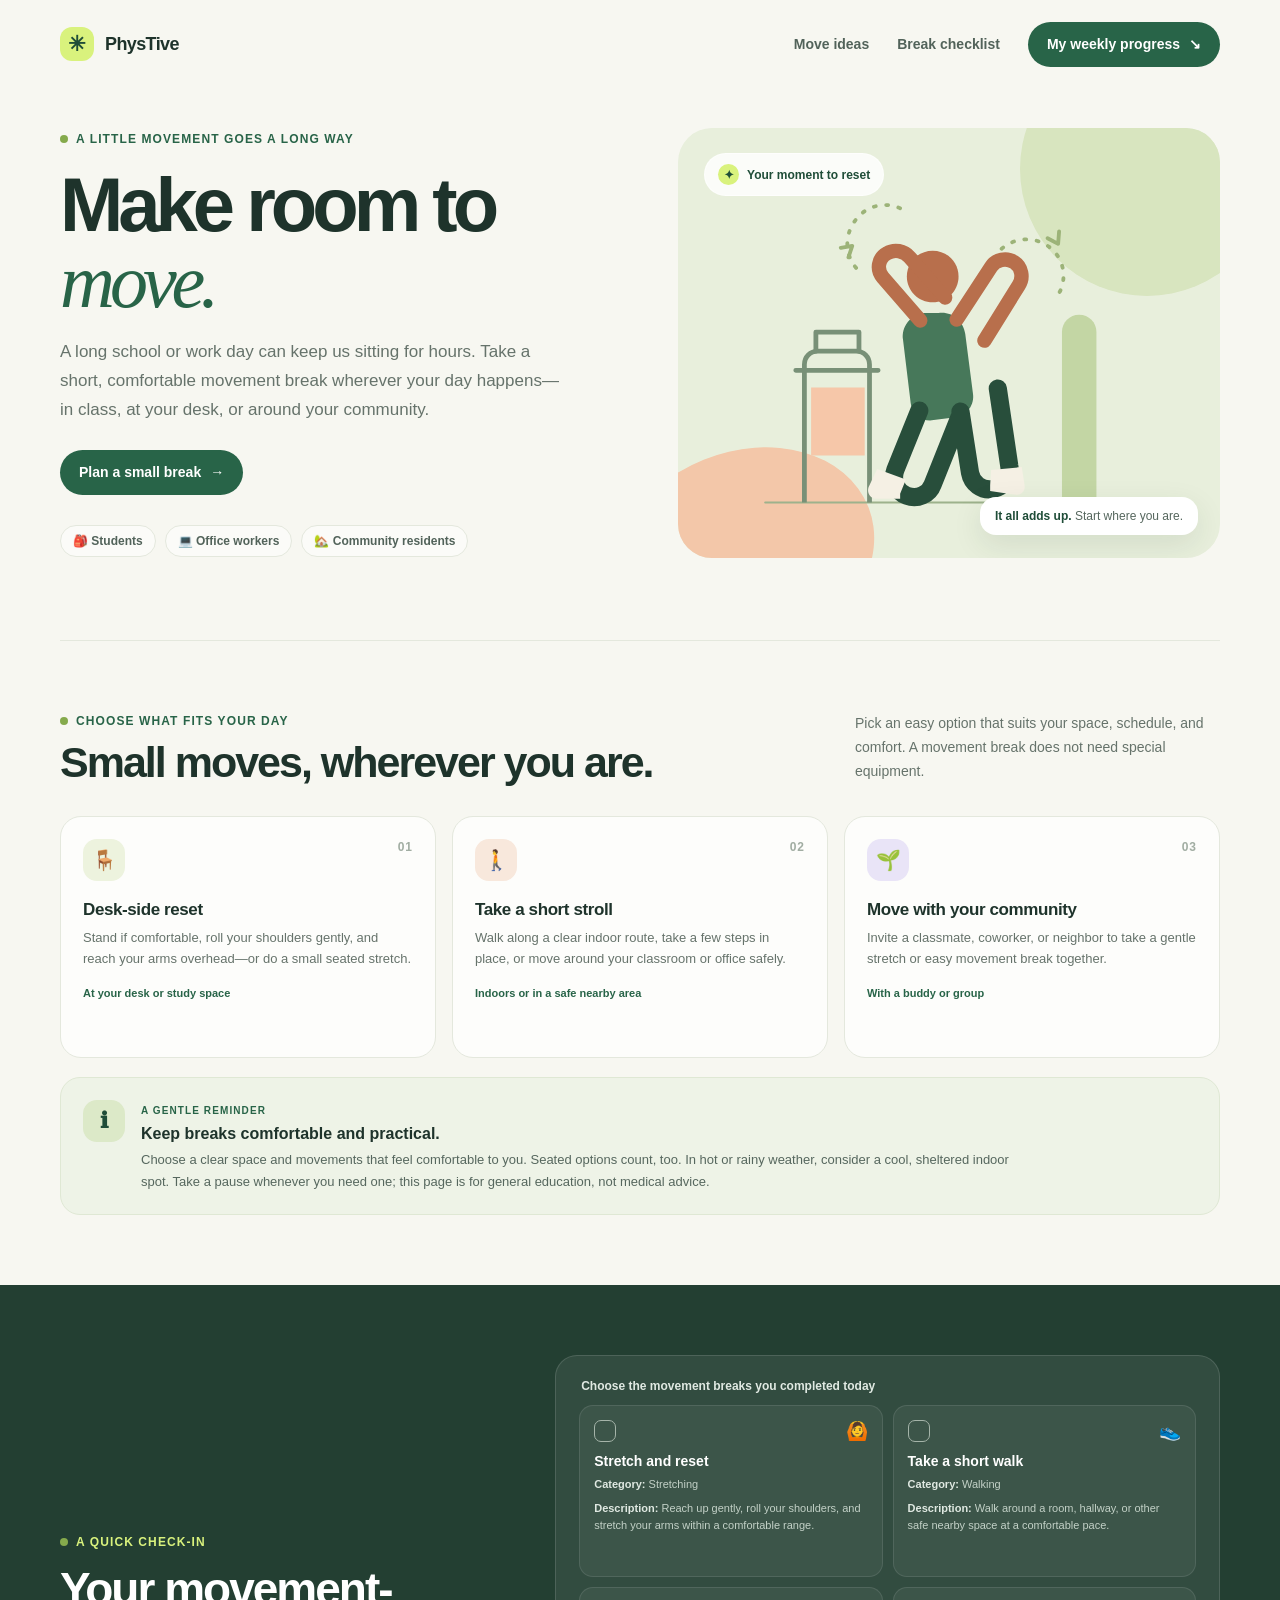
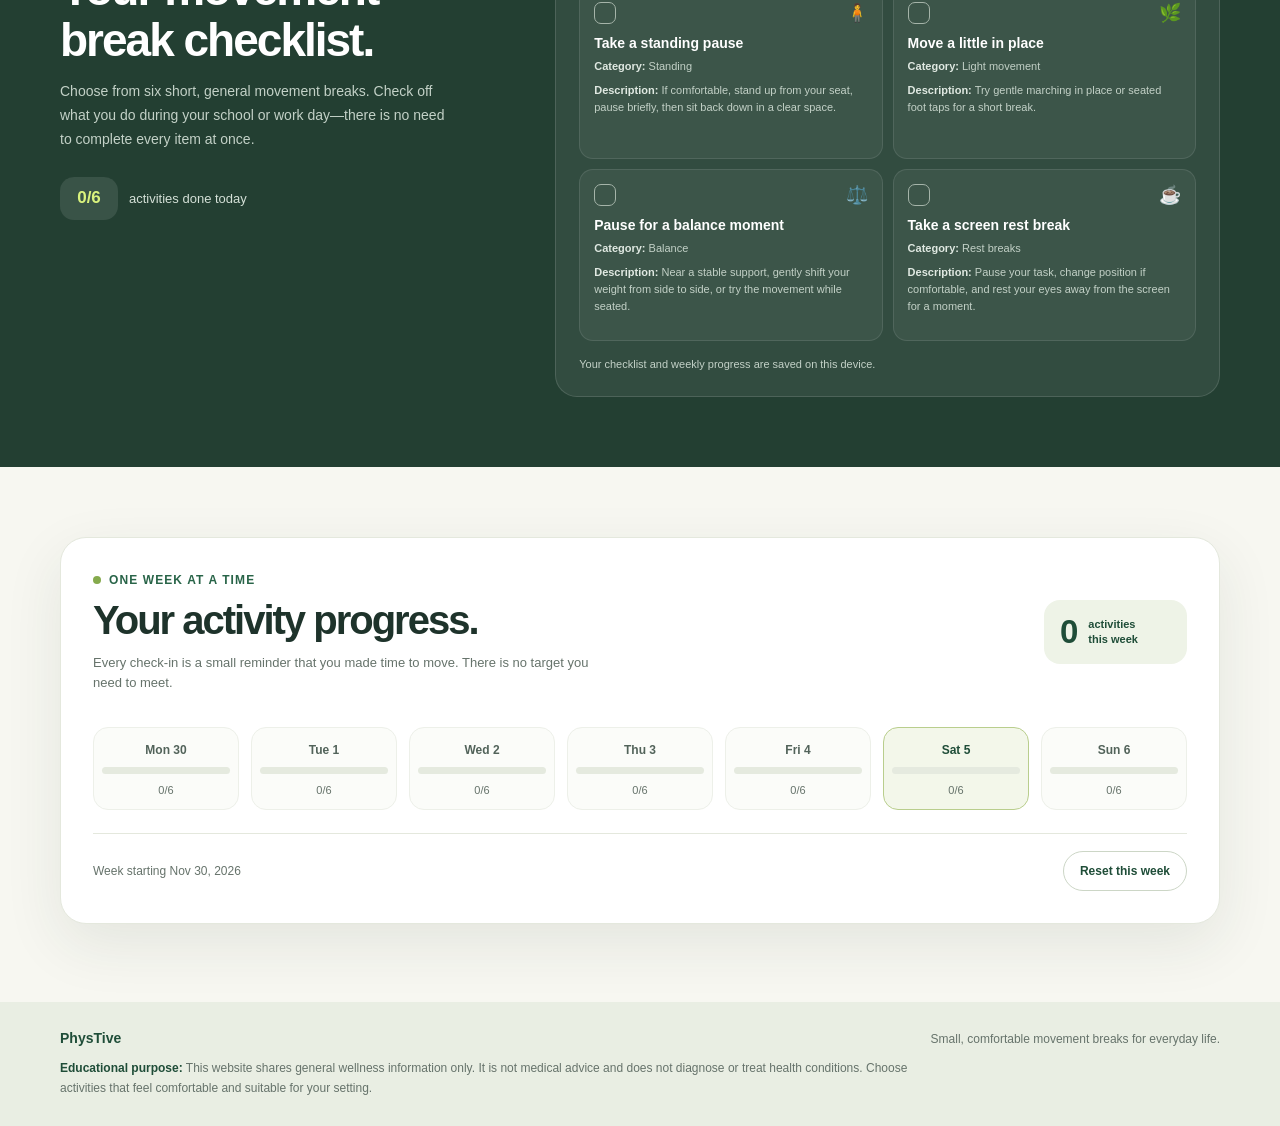
<file: PhysTive/index.html>
<!doctype html>
<html lang="en">
<head>
  <meta charset="utf-8">
  <meta name="viewport" content="width=device-width, initial-scale=1">
  <meta name="theme-color" content="#f7f7f1">
  <meta name="description" content="Easy movement-break ideas, a simple activity checklist, and a weekly progress tracker for students, workers, and communities in the Philippines.">
  <title>PhysTive — Make room to move</title>
  <link rel="stylesheet" href="style.css">
  <script src="script.js" defer></script>
</head>
<body>
  <a class="skip-link" href="#main">Skip to content</a>
  <header class="site-header shell">
    <a class="brand" href="#top" aria-label="PhysTive home">
      <span class="brand-mark" aria-hidden="true">✳</span>
      <span>PhysTive</span>
    </a>
    <nav class="nav-links" aria-label="Main navigation">
      <a href="#ideas">Move ideas</a>
      <a href="#checklist">Break checklist</a>
      <a class="nav-cta" href="#weekly">My weekly progress <span aria-hidden="true">↘</span></a>
    </nav>
  </header>

  <main id="main">
    <section class="hero shell" id="top" aria-labelledby="hero-title">
      <div class="hero-copy">
        <p class="eyebrow"><span class="eyebrow-dot" aria-hidden="true"></span> A little movement goes a long way</p>
        <h1 id="hero-title">Make room to <em>move.</em></h1>
        <p class="intro">A long school or work day can keep us sitting for hours. Take a short, comfortable movement break wherever your day happens—in class, at your desk, or around your community.</p>
        <a class="button-primary" href="#checklist">Plan a small break <span aria-hidden="true">→</span></a>
        <ul class="audiences" aria-label="Made for">
          <li>🎒 Students</li>
          <li>💻 Office workers</li>
          <li>🏡 Community residents</li>
        </ul>
      </div>
      <div class="hero-art" role="img" aria-label="Illustration of a person stretching beside a plant">
        <div class="art-label"><span aria-hidden="true">✦</span> Your moment to reset</div>
        <svg class="stretch-illustration" viewBox="0 0 470 400" fill="none" aria-hidden="true">
          <path d="M43 342h385" stroke="#9db28c" stroke-width="2" stroke-linecap="round"/>
          <path d="M84 342V198c0-8 6-14 14-14h40c8 0 14 6 14 14v144" stroke="#789077" stroke-width="5"/>
          <path d="M75 204h86M96 184v-20h45v20" stroke="#789077" stroke-width="5" stroke-linecap="round" stroke-linejoin="round"/>
          <path d="M91 222h56v71H91z" fill="#F6C7A9"/>
          <path d="M353 342V164c0-10 8-18 18-18s18 8 18 18v178" fill="#C3D6A4"/>
          <path d="M326 343h85" stroke="#77916E" stroke-width="5" stroke-linecap="round"/>
          <path d="M218 133c-15 0-27-12-27-27s12-27 27-27 27 12 27 27-12 27-27 27Z" fill="#B86F4C"/>
          <path d="M209 144c-14 2-24 14-22 28l8 66c1 12 12 20 24 18l23-3c12-2 20-13 18-25l-8-62c-2-14-14-24-28-22h-15Z" fill="#47785A"/>
          <path d="m205 152-39-45c-7-8-5-20 4-25 8-5 18-3 24 4l37 42M243 151l36-55c5-8 16-10 24-5s10 16 5 24l-36 58" stroke="#B86F4C" stroke-width="15" stroke-linecap="round" stroke-linejoin="round"/>
          <path d="m204 246-25 62c-4 11 1 23 12 27 11 4 23-1 27-12l28-70M247 247l10 64c2 11 12 19 24 17 11-2 19-13 17-24l-12-81" stroke="#284E3B" stroke-width="19" stroke-linecap="round" stroke-linejoin="round"/>
          <path d="M184 338h-25c-6 0-10-6-8-12l9-19 30 11-6 15c0 3 0 5 0 5ZM278 330l26 4c6 1 11-4 10-10l-3-19-32 3-1 16c0 3 0 5 0 6Z" fill="#F5F0E4"/>
          <path d="M138 97c-13-15-12-38 2-53 13-15 37-17 52-4M290 77c15-13 37-13 52 0s17 37 4 52" stroke="#9CB378" stroke-width="4" stroke-linecap="round" stroke-dasharray="2 11"/>
          <path d="m122 76 12-2-4 12M350 59l-1 13-11-6" stroke="#9CB378" stroke-width="4" stroke-linecap="round" stroke-linejoin="round"/>
        </svg>
        <p class="art-note"><strong>It all adds up.</strong> Start where you are.</p>
      </div>
    </section>

    <section class="ideas-section section shell" id="ideas" aria-labelledby="ideas-title">
      <div class="section-heading">
        <div>
          <p class="eyebrow"><span class="eyebrow-dot" aria-hidden="true"></span> Choose what fits your day</p>
          <h2 id="ideas-title">Small moves, wherever you are.</h2>
        </div>
        <p class="section-intro">Pick an easy option that suits your space, schedule, and comfort. A movement break does not need special equipment.</p>
      </div>
      <div class="idea-grid">
        <article class="idea-card">
          <span class="idea-number" aria-hidden="true">01</span>
          <span class="idea-icon" aria-hidden="true">🪑</span>
          <h3>Desk-side reset</h3>
          <p>Stand if comfortable, roll your shoulders gently, and reach your arms overhead—or do a small seated stretch.</p>
          <p class="idea-tag">At your desk or study space</p>
        </article>
        <article class="idea-card">
          <span class="idea-number" aria-hidden="true">02</span>
          <span class="idea-icon" aria-hidden="true">🚶</span>
          <h3>Take a short stroll</h3>
          <p>Walk along a clear indoor route, take a few steps in place, or move around your classroom or office safely.</p>
          <p class="idea-tag">Indoors or in a safe nearby area</p>
        </article>
        <article class="idea-card">
          <span class="idea-number" aria-hidden="true">03</span>
          <span class="idea-icon" aria-hidden="true">🌱</span>
          <h3>Move with your community</h3>
          <p>Invite a classmate, coworker, or neighbor to take a gentle stretch or easy movement break together.</p>
          <p class="idea-tag">With a buddy or group</p>
        </article>
      </div>
      <aside class="wellness-guide" aria-labelledby="guide-title">
        <div class="guide-icon" aria-hidden="true">ℹ</div>
        <div>
          <p class="eyebrow">A gentle reminder</p>
          <h3 id="guide-title">Keep breaks comfortable and practical.</h3>
          <p>Choose a clear space and movements that feel comfortable to you. Seated options count, too. In hot or rainy weather, consider a cool, sheltered indoor spot. Take a pause whenever you need one; this page is for general education, not medical advice.</p>
        </div>
      </aside>
    </section>

    <section class="activity-section section" id="checklist" aria-labelledby="checklist-title">
      <div class="shell activity-layout">
        <div class="activity-intro">
          <p class="eyebrow"><span class="eyebrow-dot" aria-hidden="true"></span> A quick check-in</p>
          <h2 id="checklist-title">Your movement-break checklist.</h2>
          <p>Choose from six short, general movement breaks. Check off what you do during your school or work day—there is no need to complete every item at once.</p>
          <div class="check-count" aria-live="polite">
            <span class="count-number" id="today-count">0/6</span>
            <span>activities done today</span>
          </div>
        </div>
        <div class="checklist-card">
          <fieldset class="checklist">
            <legend>Choose the movement breaks you completed today</legend>
            <label class="check-item">
              <input type="checkbox" name="activity" value="stretch-reset">
              <span class="custom-check" aria-hidden="true"></span>
              <span class="check-emoji" aria-hidden="true">🙆</span>
              <span class="check-copy">
                <strong class="activity-name">Stretch and reset</strong>
                <span class="activity-category"><b>Category:</b> Stretching</span>
                <span class="activity-description"><b>Description:</b> Reach up gently, roll your shoulders, and stretch your arms within a comfortable range.</span>
              </span>
            </label>
            <label class="check-item">
              <input type="checkbox" name="activity" value="short-walk">
              <span class="custom-check" aria-hidden="true"></span>
              <span class="check-emoji" aria-hidden="true">👟</span>
              <span class="check-copy">
                <strong class="activity-name">Take a short walk</strong>
                <span class="activity-category"><b>Category:</b> Walking</span>
                <span class="activity-description"><b>Description:</b> Walk around a room, hallway, or other safe nearby space at a comfortable pace.</span>
              </span>
            </label>
            <label class="check-item">
              <input type="checkbox" name="activity" value="standing-pause">
              <span class="custom-check" aria-hidden="true"></span>
              <span class="check-emoji" aria-hidden="true">🧍</span>
              <span class="check-copy">
                <strong class="activity-name">Take a standing pause</strong>
                <span class="activity-category"><b>Category:</b> Standing</span>
                <span class="activity-description"><b>Description:</b> If comfortable, stand up from your seat, pause briefly, then sit back down in a clear space.</span>
              </span>
            </label>
            <label class="check-item">
              <input type="checkbox" name="activity" value="light-movement">
              <span class="custom-check" aria-hidden="true"></span>
              <span class="check-emoji" aria-hidden="true">🌿</span>
              <span class="check-copy">
                <strong class="activity-name">Move a little in place</strong>
                <span class="activity-category"><b>Category:</b> Light movement</span>
                <span class="activity-description"><b>Description:</b> Try gentle marching in place or seated foot taps for a short break.</span>
              </span>
            </label>
            <label class="check-item">
              <input type="checkbox" name="activity" value="balance-pause">
              <span class="custom-check" aria-hidden="true"></span>
              <span class="check-emoji" aria-hidden="true">⚖️</span>
              <span class="check-copy">
                <strong class="activity-name">Pause for a balance moment</strong>
                <span class="activity-category"><b>Category:</b> Balance</span>
                <span class="activity-description"><b>Description:</b> Near a stable support, gently shift your weight from side to side, or try the movement while seated.</span>
              </span>
            </label>
            <label class="check-item">
              <input type="checkbox" name="activity" value="rest-break">
              <span class="custom-check" aria-hidden="true"></span>
              <span class="check-emoji" aria-hidden="true">☕</span>
              <span class="check-copy">
                <strong class="activity-name">Take a screen rest break</strong>
                <span class="activity-category"><b>Category:</b> Rest breaks</span>
                <span class="activity-description"><b>Description:</b> Pause your task, change position if comfortable, and rest your eyes away from the screen for a moment.</span>
              </span>
            </label>
          </fieldset>
          <p class="storage-note" id="storage-note" aria-live="polite">Your checklist and weekly progress are saved on this device.</p>
        </div>
      </div>
    </section>

    <section class="weekly-section section shell" id="weekly" aria-labelledby="weekly-title">
      <div class="weekly-panel">
        <div class="weekly-header">
          <div>
            <p class="eyebrow"><span class="eyebrow-dot" aria-hidden="true"></span> One week at a time</p>
            <h2 id="weekly-title">Your activity progress.</h2>
            <p class="weekly-intro">Every check-in is a small reminder that you made time to move. There is no target you need to meet.</p>
          </div>
          <div class="week-total" aria-live="polite">
            <strong id="week-total">0</strong>
            <span>activities<br>this week</span>
          </div>
        </div>
        <ul class="week-grid" id="week-grid" aria-label="Activity progress by day">
          <li class="day-progress" data-day="0">
            <span class="day-name">Mon</span>
            <div class="day-track" role="progressbar" aria-label="Monday activity progress" aria-valuemin="0" aria-valuemax="6" aria-valuenow="0"><span class="day-fill"></span></div>
            <span class="day-count">0/6</span>
          </li>
          <li class="day-progress" data-day="1">
            <span class="day-name">Tue</span>
            <div class="day-track" role="progressbar" aria-label="Tuesday activity progress" aria-valuemin="0" aria-valuemax="6" aria-valuenow="0"><span class="day-fill"></span></div>
            <span class="day-count">0/6</span>
          </li>
          <li class="day-progress" data-day="2">
            <span class="day-name">Wed</span>
            <div class="day-track" role="progressbar" aria-label="Wednesday activity progress" aria-valuemin="0" aria-valuemax="6" aria-valuenow="0"><span class="day-fill"></span></div>
            <span class="day-count">0/6</span>
          </li>
          <li class="day-progress" data-day="3">
            <span class="day-name">Thu</span>
            <div class="day-track" role="progressbar" aria-label="Thursday activity progress" aria-valuemin="0" aria-valuemax="6" aria-valuenow="0"><span class="day-fill"></span></div>
            <span class="day-count">0/6</span>
          </li>
          <li class="day-progress" data-day="4">
            <span class="day-name">Fri</span>
            <div class="day-track" role="progressbar" aria-label="Friday activity progress" aria-valuemin="0" aria-valuemax="6" aria-valuenow="0"><span class="day-fill"></span></div>
            <span class="day-count">0/6</span>
          </li>
          <li class="day-progress" data-day="5">
            <span class="day-name">Sat</span>
            <div class="day-track" role="progressbar" aria-label="Saturday activity progress" aria-valuemin="0" aria-valuemax="6" aria-valuenow="0"><span class="day-fill"></span></div>
            <span class="day-count">0/6</span>
          </li>
          <li class="day-progress" data-day="6">
            <span class="day-name">Sun</span>
            <div class="day-track" role="progressbar" aria-label="Sunday activity progress" aria-valuemin="0" aria-valuemax="6" aria-valuenow="0"><span class="day-fill"></span></div>
            <span class="day-count">0/6</span>
          </li>
        </ul>
        <div class="weekly-footer">
          <p id="week-range">Progress for this week</p>
          <button class="reset-button" id="reset-progress" type="button">Reset this week</button>
        </div>
      </div>
    </section>
  </main>

  <footer class="site-footer">
    <div class="shell footer-inner">
      <span class="footer-brand">PhysTive</span>
      <p>Small, comfortable movement breaks for everyday life.</p>
      <p class="disclaimer"><strong>Educational purpose:</strong> This website shares general wellness information only. It is not medical advice and does not diagnose or treat health conditions. Choose activities that feel comfortable and suitable for your setting.</p>
    </div>
  </footer>
</body>
</html>
</file>
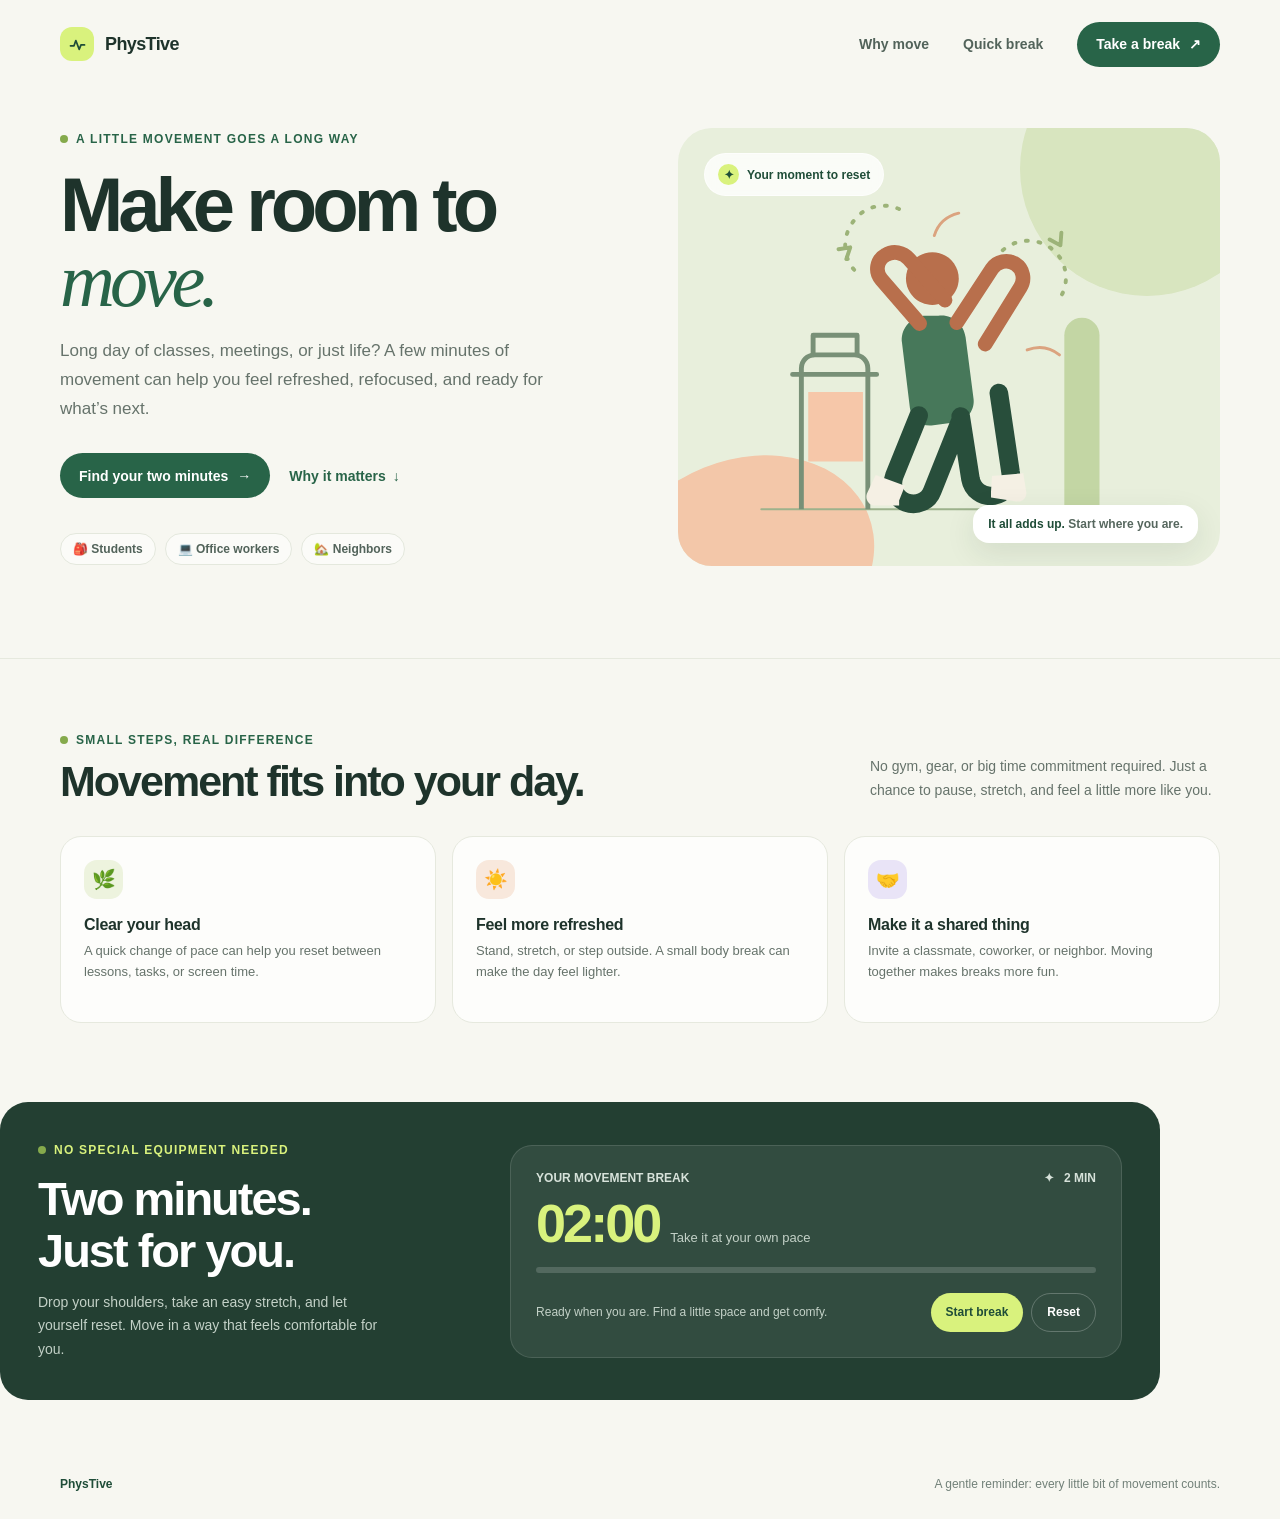
<file: PhysTive/outputs/task2/index.html>
<!doctype html>
<html lang="en">
<head>
  <meta charset="utf-8">
  <meta name="viewport" content="width=device-width, initial-scale=1">
  <meta name="theme-color" content="#f7f7f1">
  <meta name="description" content="Small movement breaks for students, office workers, and neighbors. Find your next two-minute reset with PhysTive.">
  <title>PhysTive — Make room to move</title>
  <style>
    :root {
      color-scheme: light;
      --ink: #1e332b;
      --muted: #66736b;
      --green: #286448;
      --green-dark: #1f4d38;
      --lime: #d9f27d;
      --paper: #f7f7f1;
      --white: #fff;
      --line: #e6e9de;
      --peach: #f2b795;
      --lavender: #dbd3f3;
      --shadow: 0 20px 60px rgb(31 60 44 / 9%);
    }

    * { box-sizing: border-box; }

    html { scroll-behavior: smooth; }

    body {
      margin: 0;
      background: var(--paper);
      color: var(--ink);
      font-family: "Aptos", "Segoe UI", sans-serif;
      -webkit-font-smoothing: antialiased;
    }

    a { color: inherit; text-decoration: none; }
    button { font: inherit; }

    .shell {
      width: min(1160px, calc(100% - 48px));
      margin: 0 auto;
    }

    .site-header {
      display: flex;
      align-items: center;
      justify-content: space-between;
      min-height: 88px;
    }

    .brand {
      display: inline-flex;
      align-items: center;
      gap: 11px;
      font-size: 18px;
      font-weight: 800;
      letter-spacing: -0.6px;
    }

    .brand-mark {
      display: grid;
      width: 34px;
      height: 34px;
      place-items: center;
      border-radius: 12px;
      background: var(--lime);
      color: var(--green-dark);
    }

    .brand-mark svg { width: 21px; height: 21px; }

    .nav-links {
      display: flex;
      align-items: center;
      gap: 34px;
      color: #52635a;
      font-size: 14px;
      font-weight: 650;
    }

    .nav-links a:not(.nav-cta):hover { color: var(--green); }

    .nav-cta, .button-primary {
      display: inline-flex;
      align-items: center;
      justify-content: center;
      gap: 9px;
      min-height: 45px;
      padding: 0 19px;
      border: 0;
      border-radius: 999px;
      background: var(--green);
      color: var(--white);
      font-size: 14px;
      font-weight: 750;
      transition: background 160ms ease, transform 160ms ease;
      cursor: pointer;
    }

    .nav-cta:hover, .button-primary:hover {
      transform: translateY(-2px);
      background: var(--green-dark);
    }

    a:focus-visible, button:focus-visible {
      outline: 3px solid #94b94d;
      outline-offset: 4px;
    }

    .hero {
      display: grid;
      grid-template-columns: 1.02fr 0.98fr;
      align-items: center;
      gap: 54px;
      padding: 40px 0 92px;
    }

    .eyebrow {
      display: inline-flex;
      align-items: center;
      gap: 8px;
      color: var(--green);
      font-size: 12px;
      font-weight: 800;
      letter-spacing: 1.25px;
      text-transform: uppercase;
    }

    .eyebrow-dot {
      width: 8px;
      height: 8px;
      border-radius: 50%;
      background: #85aa4c;
    }

    h1 {
      max-width: 580px;
      margin: 20px 0 19px;
      font-size: clamp(46px, 6vw, 76px);
      font-weight: 760;
      letter-spacing: -5px;
      line-height: 0.99;
    }

    h1 em {
      color: var(--green);
      font-family: Georgia, serif;
      font-weight: 500;
    }

    .hero-copy {
      max-width: 485px;
      margin: 0;
      color: var(--muted);
      font-size: 17px;
      line-height: 1.7;
    }

    .hero-actions {
      display: flex;
      align-items: center;
      gap: 19px;
      margin-top: 29px;
    }

    .text-link {
      display: inline-flex;
      align-items: center;
      gap: 7px;
      color: var(--green);
      font-size: 14px;
      font-weight: 750;
    }

    .text-link:hover { gap: 11px; }
    .text-link, .text-link:hover { transition: gap 160ms ease; }

    .audiences {
      display: flex;
      flex-wrap: wrap;
      gap: 9px;
      margin-top: 35px;
    }

    .audience-tag {
      padding: 8px 12px;
      border: 1px solid #e4e8dd;
      border-radius: 999px;
      background: rgb(255 255 255 / 55%);
      color: #52635a;
      font-size: 12px;
      font-weight: 650;
    }

    .hero-art {
      position: relative;
      min-height: 438px;
      overflow: hidden;
      border-radius: 34px;
      background: #e8efdc;
    }

    .hero-art::before, .hero-art::after {
      position: absolute;
      content: "";
      border-radius: 50%;
    }

    .hero-art::before {
      top: -86px;
      right: -54px;
      width: 254px;
      height: 254px;
      background: #d8e5bf;
    }

    .hero-art::after {
      bottom: -104px;
      left: -70px;
      width: 270px;
      height: 210px;
      background: #f3c7a9;
      transform: rotate(-22deg);
    }

    .art-label {
      position: absolute;
      z-index: 2;
      top: 25px;
      left: 26px;
      display: flex;
      align-items: center;
      gap: 8px;
      padding: 10px 13px;
      border: 1px solid rgb(255 255 255 / 60%);
      border-radius: 999px;
      background: rgb(255 255 255 / 78%);
      color: var(--green-dark);
      font-size: 12px;
      font-weight: 750;
      backdrop-filter: blur(8px);
    }

    .art-label span {
      display: grid;
      width: 21px;
      height: 21px;
      place-items: center;
      border-radius: 50%;
      background: var(--lime);
      font-size: 12px;
    }

    .stretch-illustration {
      position: absolute;
      z-index: 1;
      inset: 47px 12px 0;
      width: calc(100% - 24px);
      height: calc(100% - 47px);
    }

    .art-note {
      position: absolute;
      z-index: 2;
      right: 22px;
      bottom: 23px;
      padding: 12px 15px;
      border-radius: 16px;
      background: var(--white);
      box-shadow: 0 10px 30px rgb(31 60 44 / 10%);
      color: #56675e;
      font-size: 12px;
      font-weight: 650;
    }

    .art-note strong { color: var(--green-dark); }

    .why-section {
      padding: 71px 0 79px;
      border-top: 1px solid var(--line);
    }

    .section-heading {
      display: flex;
      align-items: end;
      justify-content: space-between;
      gap: 30px;
      margin-bottom: 31px;
    }

    h2 {
      margin: 10px 0 0;
      font-size: clamp(30px, 4vw, 43px);
      letter-spacing: -2px;
      line-height: 1.1;
    }

    .section-intro {
      max-width: 350px;
      margin: 0 0 3px;
      color: var(--muted);
      font-size: 14px;
      line-height: 1.7;
    }

    .benefit-grid {
      display: grid;
      grid-template-columns: repeat(3, 1fr);
      gap: 16px;
    }

    .benefit-card {
      min-height: 187px;
      padding: 23px 23px 21px;
      border: 1px solid var(--line);
      border-radius: 21px;
      background: rgb(255 255 255 / 72%);
    }

    .benefit-icon {
      display: grid;
      width: 39px;
      height: 39px;
      place-items: center;
      border-radius: 13px;
      background: #edf3de;
      font-size: 19px;
    }

    .benefit-card:nth-child(2) .benefit-icon { background: #f8e8dc; }
    .benefit-card:nth-child(3) .benefit-icon { background: #e9e4f7; }

    .benefit-card h3 {
      margin: 17px 0 7px;
      font-size: 16px;
      letter-spacing: -0.3px;
    }

    .benefit-card p {
      margin: 0;
      color: var(--muted);
      font-size: 13px;
      line-height: 1.6;
    }

    .break-section {
      display: grid;
      grid-template-columns: 0.83fr 1.17fr;
      gap: 38px;
      align-items: center;
      margin: 0 0 77px;
      padding: 38px;
      border-radius: 28px;
      background: #233f32;
      color: var(--white);
    }

    .break-copy .eyebrow { color: var(--lime); }

    .break-copy h2 {
      max-width: 360px;
      margin-top: 15px;
      font-size: clamp(34px, 4vw, 47px);
    }

    .break-copy p {
      max-width: 350px;
      margin: 14px 0 0;
      color: #c3d1c7;
      font-size: 14px;
      line-height: 1.7;
    }

    .timer-card {
      padding: 25px;
      border: 1px solid rgb(255 255 255 / 12%);
      border-radius: 22px;
      background: rgb(255 255 255 / 7%);
    }

    .timer-top {
      display: flex;
      align-items: center;
      justify-content: space-between;
      color: #d7e2da;
      font-size: 12px;
      font-weight: 700;
    }

    .timer-display {
      display: flex;
      align-items: baseline;
      gap: 11px;
      margin: 11px 0 17px;
    }

    .timer-display strong {
      color: var(--lime);
      font-size: 54px;
      font-variant-numeric: tabular-nums;
      letter-spacing: -3px;
      line-height: 1;
    }

    .timer-display span { color: #c3d1c7; font-size: 13px; }

    .progress-track {
      height: 6px;
      overflow: hidden;
      border-radius: 999px;
      background: rgb(255 255 255 / 16%);
    }

    .progress-bar {
      width: 0;
      height: 100%;
      border-radius: inherit;
      background: var(--lime);
      transition: width 500ms linear;
    }

    .timer-bottom {
      display: flex;
      align-items: center;
      justify-content: space-between;
      gap: 14px;
      margin-top: 20px;
    }

    .timer-status {
      margin: 0;
      color: #c3d1c7;
      font-size: 12px;
      line-height: 1.5;
    }

    .timer-controls { display: flex; gap: 8px; flex-shrink: 0; }

    .timer-button {
      min-height: 39px;
      padding: 0 15px;
      border: 0;
      border-radius: 999px;
      background: var(--lime);
      color: var(--green-dark);
      font-size: 12px;
      font-weight: 800;
      cursor: pointer;
    }

    .timer-button.secondary {
      border: 1px solid rgb(255 255 255 / 24%);
      background: transparent;
      color: var(--white);
    }

    .timer-button:hover { filter: brightness(1.06); }

    .site-footer {
      display: flex;
      align-items: center;
      justify-content: space-between;
      gap: 20px;
      padding: 0 0 28px;
      color: #718078;
      font-size: 12px;
    }

    .footer-brand { color: var(--green-dark); font-weight: 800; }

    @media (max-width: 800px) {
      .hero { grid-template-columns: 1fr 0.85fr; gap: 28px; }
      .hero-art { min-height: 365px; }
      .break-section { grid-template-columns: 1fr; gap: 25px; }
      .break-copy h2 { max-width: 520px; }
    }

    @media (max-width: 620px) {
      .shell { width: min(100% - 36px, 480px); }
      .site-header { min-height: 72px; }
      .brand { font-size: 16px; }
      .nav-links { gap: 14px; }
      .nav-links > a:not(.nav-cta) { display: none; }
      .nav-cta { min-height: 40px; padding: 0 14px; font-size: 12px; }
      .hero { grid-template-columns: 1fr; gap: 31px; padding: 34px 0 67px; }
      h1 { max-width: 440px; font-size: clamp(49px, 13vw, 68px); letter-spacing: -3.8px; }
      .hero-copy { font-size: 15px; }
      .hero-art { min-height: 330px; }
      .section-heading { display: block; }
      .section-intro { margin-top: 13px; }
      .why-section { padding: 57px 0 62px; }
      .benefit-grid { grid-template-columns: 1fr; gap: 11px; }
      .benefit-card { min-height: auto; }
      .break-section { margin-bottom: 56px; padding: 26px 20px; }
      .timer-card { padding: 20px 17px; }
      .timer-bottom { align-items: flex-start; flex-direction: column; }
      .site-footer { align-items: flex-start; flex-direction: column; gap: 7px; }
    }

    @media (prefers-reduced-motion: reduce) {
      *, *::before, *::after {
        scroll-behavior: auto !important;
        transition-duration: 0.01ms !important;
        animation-duration: 0.01ms !important;
      }
    }
  </style>
</head>
<body>
  <header class="site-header shell">
    <a class="brand" href="#" aria-label="PhysTive home">
      <span class="brand-mark" aria-hidden="true">
        <svg viewBox="0 0 24 24" fill="none">
          <path d="M4 13.5h4l2.1-6 3.8 10 2.1-5H20" stroke="currentColor" stroke-width="2" stroke-linecap="round" stroke-linejoin="round"/>
        </svg>
      </span>
      PhysTive
    </a>
    <nav class="nav-links" aria-label="Main navigation">
      <a href="#why-move">Why move</a>
      <a href="#quick-break">Quick break</a>
      <a class="nav-cta" href="#quick-break">Take a break <span aria-hidden="true">↗</span></a>
    </nav>
  </header>

  <main>
    <section class="hero shell" aria-labelledby="hero-title">
      <div>
        <div class="eyebrow"><span class="eyebrow-dot"></span> A little movement goes a long way</div>
        <h1 id="hero-title">Make room to <em>move.</em></h1>
        <p class="hero-copy">Long day of classes, meetings, or just life? A few minutes of movement can help you feel refreshed, refocused, and ready for what’s next.</p>
        <div class="hero-actions">
          <a class="button-primary" href="#quick-break">Find your two minutes <span aria-hidden="true">→</span></a>
          <a class="text-link" href="#why-move">Why it matters <span aria-hidden="true">↓</span></a>
        </div>
        <div class="audiences" aria-label="Made for everyone">
          <span class="audience-tag">🎒 Students</span>
          <span class="audience-tag">💻 Office workers</span>
          <span class="audience-tag">🏡 Neighbors</span>
        </div>
      </div>

      <div class="hero-art" role="img" aria-label="Illustration of a person stretching during a movement break">
        <div class="art-label"><span aria-hidden="true">✦</span> Your moment to reset</div>
        <svg class="stretch-illustration" viewBox="0 0 470 400" fill="none" aria-hidden="true">
          <path d="M43 342h385" stroke="#9db28c" stroke-width="2" stroke-linecap="round"/>
          <path d="M84 342V198c0-8 6-14 14-14h40c8 0 14 6 14 14v144" stroke="#789077" stroke-width="5"/>
          <path d="M75 204h86M96 184v-20h45v20" stroke="#789077" stroke-width="5" stroke-linecap="round" stroke-linejoin="round"/>
          <path d="M91 222h56v71H91z" fill="#F6C7A9"/>
          <path d="M353 342V164c0-10 8-18 18-18s18 8 18 18v178" fill="#C3D6A4"/>
          <path d="M326 343h85" stroke="#77916E" stroke-width="5" stroke-linecap="round"/>
          <path d="M218 133c-15 0-27-12-27-27s12-27 27-27 27 12 27 27-12 27-27 27Z" fill="#B86F4C"/>
          <path d="M209 144c-14 2-24 14-22 28l8 66c1 12 12 20 24 18l23-3c12-2 20-13 18-25l-8-62c-2-14-14-24-28-22h-15Z" fill="#47785A"/>
          <path d="m205 152-39-45c-7-8-5-20 4-25 8-5 18-3 24 4l37 42M243 151l36-55c5-8 16-10 24-5s10 16 5 24l-36 58" stroke="#B86F4C" stroke-width="15" stroke-linecap="round" stroke-linejoin="round"/>
          <path d="m204 246-25 62c-4 11 1 23 12 27 11 4 23-1 27-12l28-70M247 247l10 64c2 11 12 19 24 17 11-2 19-13 17-24l-12-81" stroke="#284E3B" stroke-width="19" stroke-linecap="round" stroke-linejoin="round"/>
          <path d="M184 338h-25c-6 0-10-6-8-12l9-19 30 11-6 15c0 3-0 5 0 5ZM278 330l26 4c6 1 11-4 10-10l-3-19-32 3-1 16c0 3 0 5 0 6Z" fill="#F5F0E4"/>
          <path d="M138 97c-13-15-12-38 2-53 13-15 37-17 52-4M290 77c15-13 37-13 52 0s17 37 4 52" stroke="#9CB378" stroke-width="4" stroke-linecap="round" stroke-dasharray="2 11"/>
          <path d="m122 76 12-2-4 12M350 59l-1 13-11-6" stroke="#9CB378" stroke-width="4" stroke-linecap="round" stroke-linejoin="round"/>
          <path d="M220 62c4-13 12-20 25-23M315 179c13-5 23-3 33 5" stroke="#DBA37F" stroke-width="3" stroke-linecap="round"/>
        </svg>
        <div class="art-note"><strong>It all adds up.</strong> Start where you are.</div>
      </div>
    </section>

    <section class="why-section" id="why-move">
      <div class="shell">
        <div class="section-heading">
          <div>
            <div class="eyebrow"><span class="eyebrow-dot"></span> Small steps, real difference</div>
            <h2>Movement fits into your day.</h2>
          </div>
          <p class="section-intro">No gym, gear, or big time commitment required. Just a chance to pause, stretch, and feel a little more like you.</p>
        </div>
        <div class="benefit-grid">
          <article class="benefit-card">
            <div class="benefit-icon" aria-hidden="true">🌿</div>
            <h3>Clear your head</h3>
            <p>A quick change of pace can help you reset between lessons, tasks, or screen time.</p>
          </article>
          <article class="benefit-card">
            <div class="benefit-icon" aria-hidden="true">☀️</div>
            <h3>Feel more refreshed</h3>
            <p>Stand, stretch, or step outside. A small body break can make the day feel lighter.</p>
          </article>
          <article class="benefit-card">
            <div class="benefit-icon" aria-hidden="true">🤝</div>
            <h3>Make it a shared thing</h3>
            <p>Invite a classmate, coworker, or neighbor. Moving together makes breaks more fun.</p>
          </article>
        </div>
      </div>
    </section>

    <section class="break-section shell" id="quick-break" aria-labelledby="break-title">
      <div class="break-copy">
        <div class="eyebrow"><span class="eyebrow-dot"></span> No special equipment needed</div>
        <h2 id="break-title">Two minutes. Just for you.</h2>
        <p>Drop your shoulders, take an easy stretch, and let yourself reset. Move in a way that feels comfortable for you.</p>
      </div>
      <div class="timer-card">
        <div class="timer-top"><span>YOUR MOVEMENT BREAK</span><span>✦ &nbsp; 2 MIN</span></div>
        <div class="timer-display" aria-live="off">
          <strong id="timer">02:00</strong>
          <span id="timer-caption">Take it at your own pace</span>
        </div>
        <div class="progress-track" role="progressbar" aria-label="Break progress" aria-valuemin="0" aria-valuemax="120" aria-valuenow="0">
          <div class="progress-bar" id="progress"></div>
        </div>
        <div class="timer-bottom">
          <p class="timer-status" id="timer-status" aria-live="polite">Ready when you are. Find a little space and get comfy.</p>
          <div class="timer-controls">
            <button class="timer-button" id="toggle-timer" type="button">Start break</button>
            <button class="timer-button secondary" id="reset-timer" type="button">Reset</button>
          </div>
        </div>
      </div>
    </section>
  </main>

  <footer class="site-footer shell">
    <span class="footer-brand">PhysTive</span>
    <span>A gentle reminder: every little bit of movement counts.</span>
  </footer>

  <script>
    (() => {
      const duration = 120;
      let secondsLeft = duration;
      let intervalId = null;

      const timer = document.getElementById("timer");
      const caption = document.getElementById("timer-caption");
      const status = document.getElementById("timer-status");
      const progress = document.getElementById("progress");
      const progressTrack = document.querySelector('[role="progressbar"]');
      const toggleButton = document.getElementById("toggle-timer");
      const resetButton = document.getElementById("reset-timer");

      function render() {
        const minutes = Math.floor(secondsLeft / 60);
        const seconds = secondsLeft % 60;
        timer.textContent = `${String(minutes).padStart(2, "0")}:${String(seconds).padStart(2, "0")}`;
        const elapsed = duration - secondsLeft;
        progress.style.width = `${(elapsed / duration) * 100}%`;
        progressTrack.setAttribute("aria-valuenow", String(elapsed));
      }

      function finish() {
        clearInterval(intervalId);
        intervalId = null;
        toggleButton.textContent = "Start again";
        caption.textContent = "You made space for yourself";
        status.textContent = "Lovely work. Take a breath and carry on when you’re ready.";
      }

      toggleButton.addEventListener("click", () => {
        if (secondsLeft === 0) {
          secondsLeft = duration;
          render();
        }

        if (intervalId !== null) {
          clearInterval(intervalId);
          intervalId = null;
          toggleButton.textContent = "Resume break";
          caption.textContent = "Paused — take your time";
          status.textContent = "Your break is paused. Pick it back up whenever you’re ready.";
          return;
        }

        toggleButton.textContent = "Pause";
        caption.textContent = "Breathe, stretch, and move";
        status.textContent = "That’s it. Gentle movement, at your own pace.";
        intervalId = setInterval(() => {
          secondsLeft -= 1;
          render();
          if (secondsLeft === 0) finish();
        }, 1000);
      });

      resetButton.addEventListener("click", () => {
        clearInterval(intervalId);
        intervalId = null;
        secondsLeft = duration;
        toggleButton.textContent = "Start break";
        caption.textContent = "Take it at your own pace";
        status.textContent = "Ready when you are. Find a little space and get comfy.";
        render();
      });
    })();
  </script>
</body>
</html>
</file>
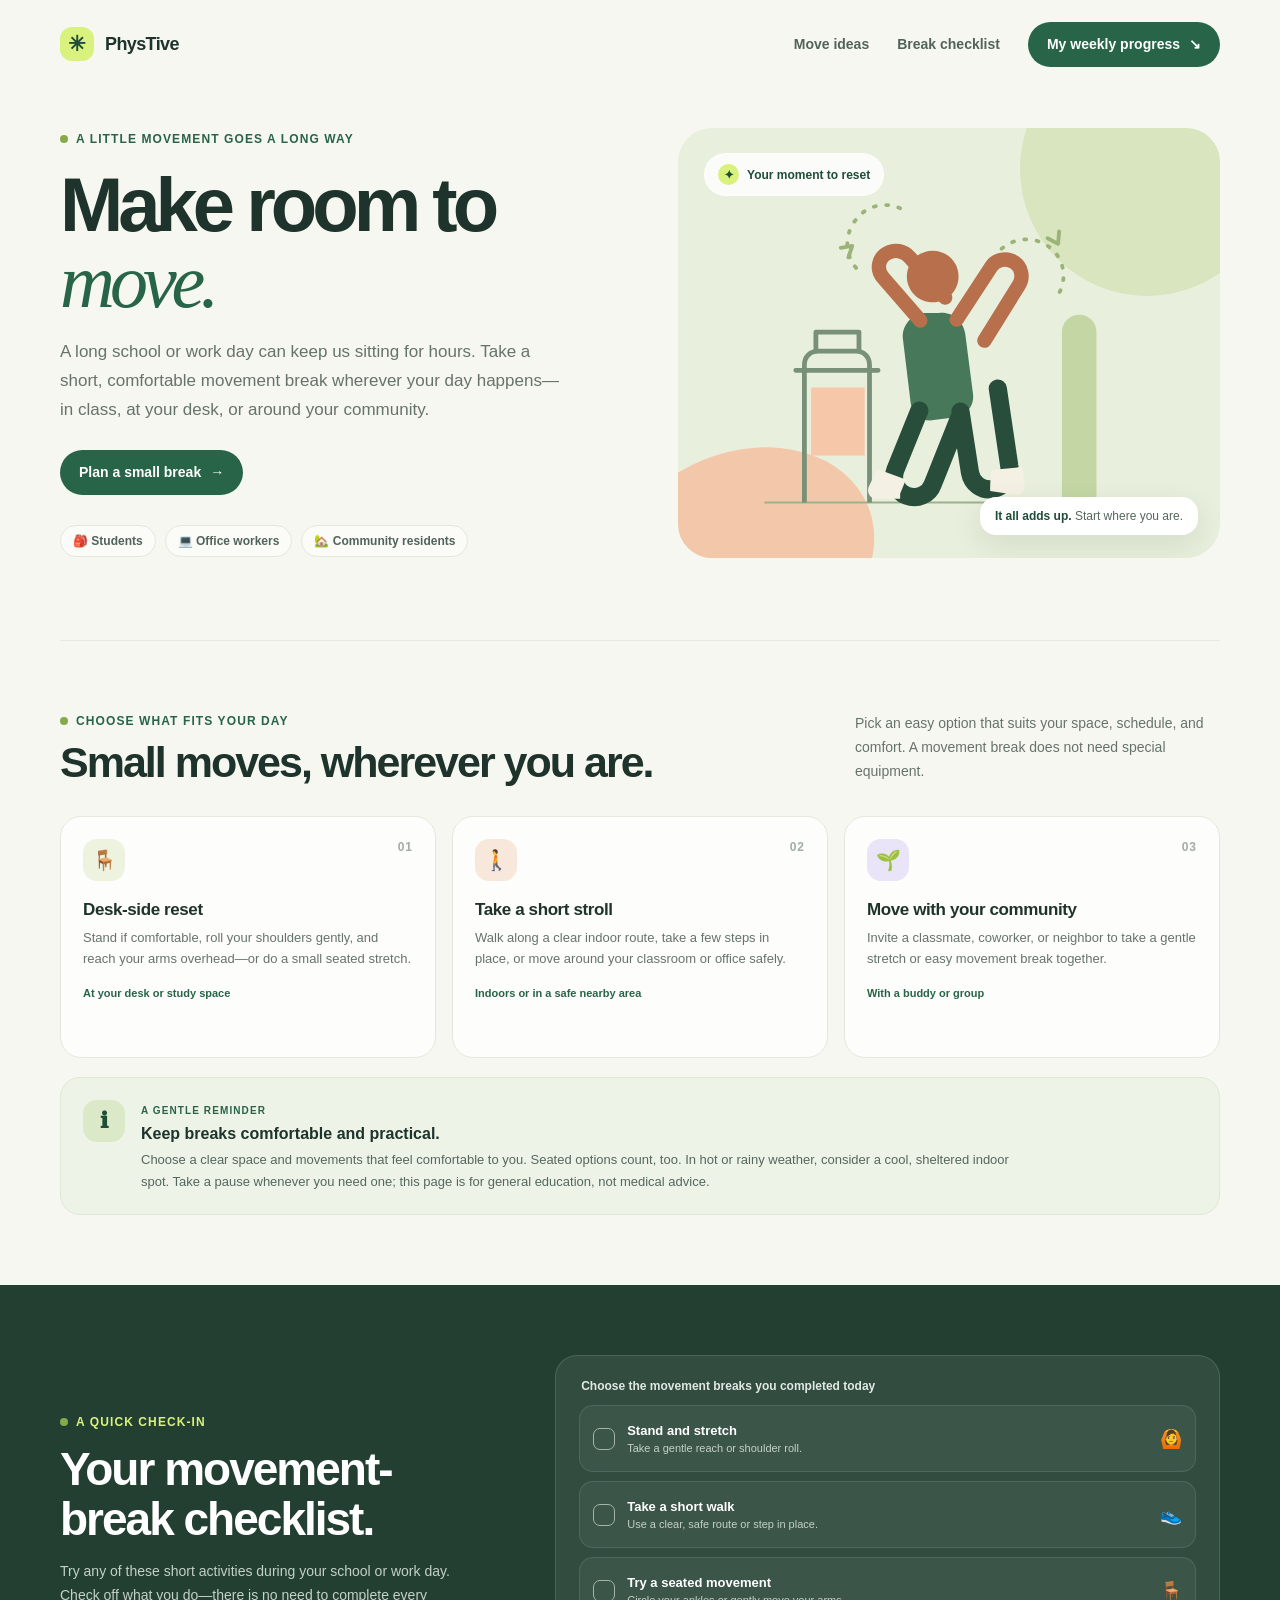
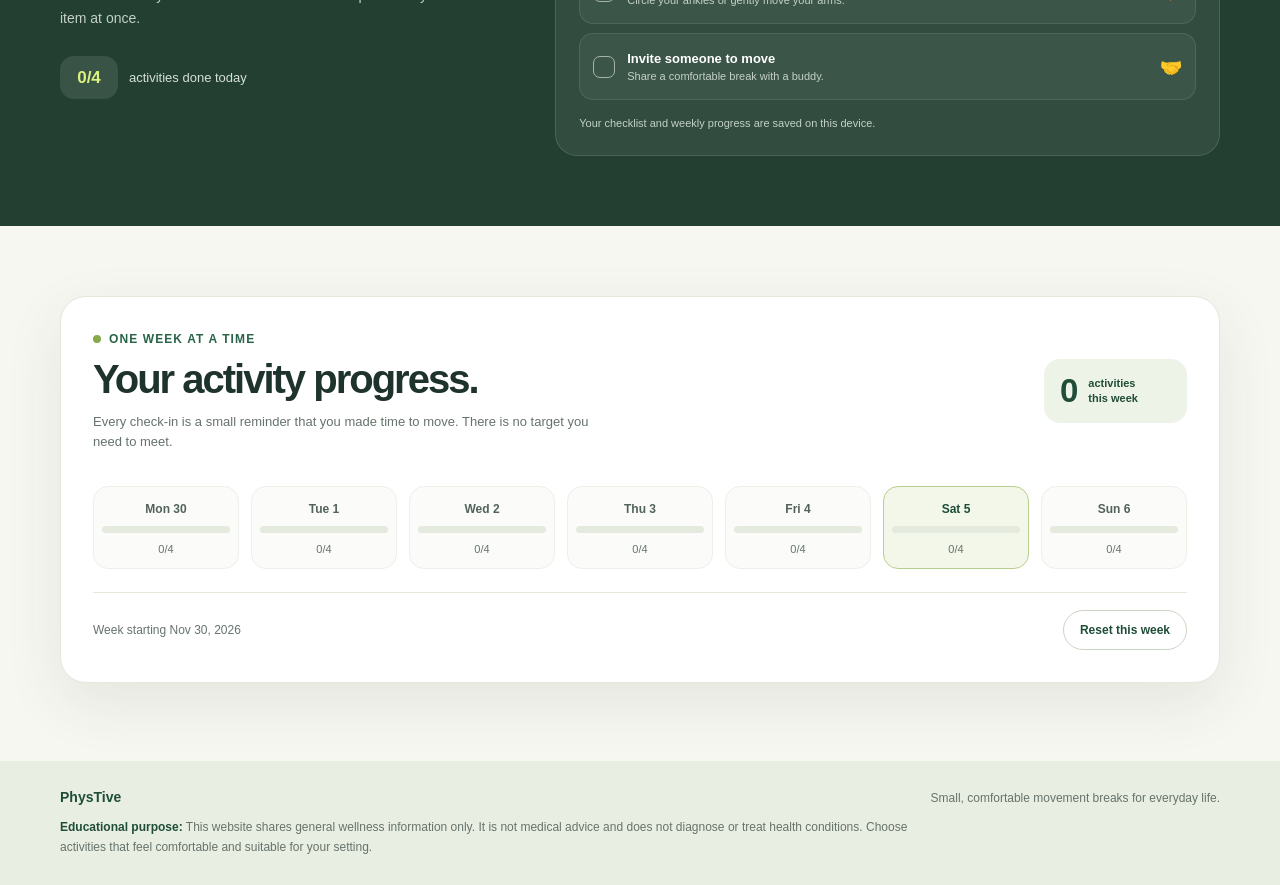
<file: PhysTive/outputs/task3/index.html>
<!doctype html>
<html lang="en">
<head>
  <meta charset="utf-8">
  <meta name="viewport" content="width=device-width, initial-scale=1">
  <meta name="theme-color" content="#f7f7f1">
  <meta name="description" content="Easy movement-break ideas, a simple activity checklist, and a weekly progress tracker for students, workers, and communities in the Philippines.">
  <title>PhysTive — Make room to move</title>
  <link rel="stylesheet" href="style.css">
  <script src="script.js" defer></script>
</head>
<body>
  <a class="skip-link" href="#main">Skip to content</a>
  <header class="site-header shell">
    <a class="brand" href="#top" aria-label="PhysTive home">
      <span class="brand-mark" aria-hidden="true">✳</span>
      <span>PhysTive</span>
    </a>
    <nav class="nav-links" aria-label="Main navigation">
      <a href="#ideas">Move ideas</a>
      <a href="#checklist">Break checklist</a>
      <a class="nav-cta" href="#weekly">My weekly progress <span aria-hidden="true">↘</span></a>
    </nav>
  </header>

  <main id="main">
    <section class="hero shell" id="top" aria-labelledby="hero-title">
      <div class="hero-copy">
        <p class="eyebrow"><span class="eyebrow-dot" aria-hidden="true"></span> A little movement goes a long way</p>
        <h1 id="hero-title">Make room to <em>move.</em></h1>
        <p class="intro">A long school or work day can keep us sitting for hours. Take a short, comfortable movement break wherever your day happens—in class, at your desk, or around your community.</p>
        <a class="button-primary" href="#checklist">Plan a small break <span aria-hidden="true">→</span></a>
        <ul class="audiences" aria-label="Made for">
          <li>🎒 Students</li>
          <li>💻 Office workers</li>
          <li>🏡 Community residents</li>
        </ul>
      </div>
      <div class="hero-art" role="img" aria-label="Illustration of a person stretching beside a plant">
        <div class="art-label"><span aria-hidden="true">✦</span> Your moment to reset</div>
        <svg class="stretch-illustration" viewBox="0 0 470 400" fill="none" aria-hidden="true">
          <path d="M43 342h385" stroke="#9db28c" stroke-width="2" stroke-linecap="round"/>
          <path d="M84 342V198c0-8 6-14 14-14h40c8 0 14 6 14 14v144" stroke="#789077" stroke-width="5"/>
          <path d="M75 204h86M96 184v-20h45v20" stroke="#789077" stroke-width="5" stroke-linecap="round" stroke-linejoin="round"/>
          <path d="M91 222h56v71H91z" fill="#F6C7A9"/>
          <path d="M353 342V164c0-10 8-18 18-18s18 8 18 18v178" fill="#C3D6A4"/>
          <path d="M326 343h85" stroke="#77916E" stroke-width="5" stroke-linecap="round"/>
          <path d="M218 133c-15 0-27-12-27-27s12-27 27-27 27 12 27 27-12 27-27 27Z" fill="#B86F4C"/>
          <path d="M209 144c-14 2-24 14-22 28l8 66c1 12 12 20 24 18l23-3c12-2 20-13 18-25l-8-62c-2-14-14-24-28-22h-15Z" fill="#47785A"/>
          <path d="m205 152-39-45c-7-8-5-20 4-25 8-5 18-3 24 4l37 42M243 151l36-55c5-8 16-10 24-5s10 16 5 24l-36 58" stroke="#B86F4C" stroke-width="15" stroke-linecap="round" stroke-linejoin="round"/>
          <path d="m204 246-25 62c-4 11 1 23 12 27 11 4 23-1 27-12l28-70M247 247l10 64c2 11 12 19 24 17 11-2 19-13 17-24l-12-81" stroke="#284E3B" stroke-width="19" stroke-linecap="round" stroke-linejoin="round"/>
          <path d="M184 338h-25c-6 0-10-6-8-12l9-19 30 11-6 15c0 3 0 5 0 5ZM278 330l26 4c6 1 11-4 10-10l-3-19-32 3-1 16c0 3 0 5 0 6Z" fill="#F5F0E4"/>
          <path d="M138 97c-13-15-12-38 2-53 13-15 37-17 52-4M290 77c15-13 37-13 52 0s17 37 4 52" stroke="#9CB378" stroke-width="4" stroke-linecap="round" stroke-dasharray="2 11"/>
          <path d="m122 76 12-2-4 12M350 59l-1 13-11-6" stroke="#9CB378" stroke-width="4" stroke-linecap="round" stroke-linejoin="round"/>
        </svg>
        <p class="art-note"><strong>It all adds up.</strong> Start where you are.</p>
      </div>
    </section>

    <section class="ideas-section section shell" id="ideas" aria-labelledby="ideas-title">
      <div class="section-heading">
        <div>
          <p class="eyebrow"><span class="eyebrow-dot" aria-hidden="true"></span> Choose what fits your day</p>
          <h2 id="ideas-title">Small moves, wherever you are.</h2>
        </div>
        <p class="section-intro">Pick an easy option that suits your space, schedule, and comfort. A movement break does not need special equipment.</p>
      </div>
      <div class="idea-grid">
        <article class="idea-card">
          <span class="idea-number" aria-hidden="true">01</span>
          <span class="idea-icon" aria-hidden="true">🪑</span>
          <h3>Desk-side reset</h3>
          <p>Stand if comfortable, roll your shoulders gently, and reach your arms overhead—or do a small seated stretch.</p>
          <p class="idea-tag">At your desk or study space</p>
        </article>
        <article class="idea-card">
          <span class="idea-number" aria-hidden="true">02</span>
          <span class="idea-icon" aria-hidden="true">🚶</span>
          <h3>Take a short stroll</h3>
          <p>Walk along a clear indoor route, take a few steps in place, or move around your classroom or office safely.</p>
          <p class="idea-tag">Indoors or in a safe nearby area</p>
        </article>
        <article class="idea-card">
          <span class="idea-number" aria-hidden="true">03</span>
          <span class="idea-icon" aria-hidden="true">🌱</span>
          <h3>Move with your community</h3>
          <p>Invite a classmate, coworker, or neighbor to take a gentle stretch or easy movement break together.</p>
          <p class="idea-tag">With a buddy or group</p>
        </article>
      </div>
      <aside class="wellness-guide" aria-labelledby="guide-title">
        <div class="guide-icon" aria-hidden="true">ℹ</div>
        <div>
          <p class="eyebrow">A gentle reminder</p>
          <h3 id="guide-title">Keep breaks comfortable and practical.</h3>
          <p>Choose a clear space and movements that feel comfortable to you. Seated options count, too. In hot or rainy weather, consider a cool, sheltered indoor spot. Take a pause whenever you need one; this page is for general education, not medical advice.</p>
        </div>
      </aside>
    </section>

    <section class="activity-section section" id="checklist" aria-labelledby="checklist-title">
      <div class="shell activity-layout">
        <div class="activity-intro">
          <p class="eyebrow"><span class="eyebrow-dot" aria-hidden="true"></span> A quick check-in</p>
          <h2 id="checklist-title">Your movement-break checklist.</h2>
          <p>Try any of these short activities during your school or work day. Check off what you do—there is no need to complete every item at once.</p>
          <div class="check-count" aria-live="polite">
            <span class="count-number" id="today-count">0/4</span>
            <span>activities done today</span>
          </div>
        </div>
        <div class="checklist-card">
          <fieldset class="checklist">
            <legend>Choose the movement breaks you completed today</legend>
            <label class="check-item">
              <input type="checkbox" name="activity" value="stand">
              <span class="custom-check" aria-hidden="true"></span>
              <span class="check-copy"><strong>Stand and stretch</strong><small>Take a gentle reach or shoulder roll.</small></span>
              <span class="check-emoji" aria-hidden="true">🙆</span>
            </label>
            <label class="check-item">
              <input type="checkbox" name="activity" value="walk">
              <span class="custom-check" aria-hidden="true"></span>
              <span class="check-copy"><strong>Take a short walk</strong><small>Use a clear, safe route or step in place.</small></span>
              <span class="check-emoji" aria-hidden="true">👟</span>
            </label>
            <label class="check-item">
              <input type="checkbox" name="activity" value="seated">
              <span class="custom-check" aria-hidden="true"></span>
              <span class="check-copy"><strong>Try a seated movement</strong><small>Circle your ankles or gently move your arms.</small></span>
              <span class="check-emoji" aria-hidden="true">🪑</span>
            </label>
            <label class="check-item">
              <input type="checkbox" name="activity" value="buddy">
              <span class="custom-check" aria-hidden="true"></span>
              <span class="check-copy"><strong>Invite someone to move</strong><small>Share a comfortable break with a buddy.</small></span>
              <span class="check-emoji" aria-hidden="true">🤝</span>
            </label>
          </fieldset>
          <p class="storage-note" id="storage-note" aria-live="polite">Your checklist and weekly progress are saved on this device.</p>
        </div>
      </div>
    </section>

    <section class="weekly-section section shell" id="weekly" aria-labelledby="weekly-title">
      <div class="weekly-panel">
        <div class="weekly-header">
          <div>
            <p class="eyebrow"><span class="eyebrow-dot" aria-hidden="true"></span> One week at a time</p>
            <h2 id="weekly-title">Your activity progress.</h2>
            <p class="weekly-intro">Every check-in is a small reminder that you made time to move. There is no target you need to meet.</p>
          </div>
          <div class="week-total" aria-live="polite">
            <strong id="week-total">0</strong>
            <span>activities<br>this week</span>
          </div>
        </div>
        <ul class="week-grid" id="week-grid" aria-label="Activity progress by day">
          <li class="day-progress" data-day="0">
            <span class="day-name">Mon</span>
            <div class="day-track" role="progressbar" aria-label="Monday activity progress" aria-valuemin="0" aria-valuemax="4" aria-valuenow="0"><span class="day-fill"></span></div>
            <span class="day-count">0/4</span>
          </li>
          <li class="day-progress" data-day="1">
            <span class="day-name">Tue</span>
            <div class="day-track" role="progressbar" aria-label="Tuesday activity progress" aria-valuemin="0" aria-valuemax="4" aria-valuenow="0"><span class="day-fill"></span></div>
            <span class="day-count">0/4</span>
          </li>
          <li class="day-progress" data-day="2">
            <span class="day-name">Wed</span>
            <div class="day-track" role="progressbar" aria-label="Wednesday activity progress" aria-valuemin="0" aria-valuemax="4" aria-valuenow="0"><span class="day-fill"></span></div>
            <span class="day-count">0/4</span>
          </li>
          <li class="day-progress" data-day="3">
            <span class="day-name">Thu</span>
            <div class="day-track" role="progressbar" aria-label="Thursday activity progress" aria-valuemin="0" aria-valuemax="4" aria-valuenow="0"><span class="day-fill"></span></div>
            <span class="day-count">0/4</span>
          </li>
          <li class="day-progress" data-day="4">
            <span class="day-name">Fri</span>
            <div class="day-track" role="progressbar" aria-label="Friday activity progress" aria-valuemin="0" aria-valuemax="4" aria-valuenow="0"><span class="day-fill"></span></div>
            <span class="day-count">0/4</span>
          </li>
          <li class="day-progress" data-day="5">
            <span class="day-name">Sat</span>
            <div class="day-track" role="progressbar" aria-label="Saturday activity progress" aria-valuemin="0" aria-valuemax="4" aria-valuenow="0"><span class="day-fill"></span></div>
            <span class="day-count">0/4</span>
          </li>
          <li class="day-progress" data-day="6">
            <span class="day-name">Sun</span>
            <div class="day-track" role="progressbar" aria-label="Sunday activity progress" aria-valuemin="0" aria-valuemax="4" aria-valuenow="0"><span class="day-fill"></span></div>
            <span class="day-count">0/4</span>
          </li>
        </ul>
        <div class="weekly-footer">
          <p id="week-range">Progress for this week</p>
          <button class="reset-button" id="reset-progress" type="button">Reset this week</button>
        </div>
      </div>
    </section>
  </main>

  <footer class="site-footer">
    <div class="shell footer-inner">
      <span class="footer-brand">PhysTive</span>
      <p>Small, comfortable movement breaks for everyday life.</p>
      <p class="disclaimer"><strong>Educational purpose:</strong> This website shares general wellness information only. It is not medical advice and does not diagnose or treat health conditions. Choose activities that feel comfortable and suitable for your setting.</p>
    </div>
  </footer>
</body>
</html>
</file>
<file: PhysTive/style.css>
:root {
  color-scheme: light;
  --ink: #1e332b;
  --muted: #66736b;
  --green: #286448;
  --green-dark: #1f4d38;
  --lime: #d9f27d;
  --paper: #f7f7f1;
  --white: #fff;
  --line: #e4e8dd;
  --shadow: 0 20px 60px rgb(31 60 44 / 9%);
}

* { box-sizing: border-box; }

html { scroll-behavior: smooth; }

body {
  margin: 0;
  background: var(--paper);
  color: var(--ink);
  font-family: "Aptos", "Segoe UI", sans-serif;
  -webkit-font-smoothing: antialiased;
}

a { color: inherit; text-decoration: none; }
button, input { font: inherit; }

.shell {
  width: min(1160px, calc(100% - 48px));
  margin-inline: auto;
}

.skip-link {
  position: absolute;
  z-index: 10;
  top: 10px;
  left: 10px;
  padding: 10px 14px;
  transform: translateY(-150%);
  border-radius: 8px;
  background: var(--green-dark);
  color: var(--white);
}

.skip-link:focus { transform: translateY(0); }

.site-header {
  display: flex;
  align-items: center;
  justify-content: space-between;
  min-height: 88px;
}

.brand {
  display: inline-flex;
  align-items: center;
  gap: 11px;
  font-size: 18px;
  font-weight: 800;
  letter-spacing: -0.6px;
}

.brand-mark {
  display: grid;
  width: 34px;
  height: 34px;
  place-items: center;
  border-radius: 12px;
  background: var(--lime);
  color: var(--green-dark);
  font-size: 21px;
}

.nav-links {
  display: flex;
  align-items: center;
  gap: 28px;
  color: #52635a;
  font-size: 14px;
  font-weight: 650;
}

.nav-links a:not(.nav-cta):hover { color: var(--green); }

.nav-cta, .button-primary {
  display: inline-flex;
  align-items: center;
  justify-content: center;
  gap: 9px;
  min-height: 45px;
  padding: 0 19px;
  border: 0;
  border-radius: 999px;
  background: var(--green);
  color: var(--white);
  font-size: 14px;
  font-weight: 750;
  transition: background 160ms ease, transform 160ms ease;
}

.nav-cta:hover, .button-primary:hover {
  transform: translateY(-2px);
  background: var(--green-dark);
}

a:focus-visible, button:focus-visible, input:focus-visible + .custom-check {
  outline: 3px solid #94b94d;
  outline-offset: 4px;
}

.hero {
  display: grid;
  grid-template-columns: 1.02fr 0.98fr;
  align-items: center;
  gap: 54px;
  padding-block: 40px 82px;
}

.eyebrow {
  display: inline-flex;
  align-items: center;
  gap: 8px;
  margin: 0;
  color: var(--green);
  font-size: 12px;
  font-weight: 800;
  letter-spacing: 1.1px;
  text-transform: uppercase;
}

.eyebrow-dot {
  width: 8px;
  height: 8px;
  flex: 0 0 auto;
  border-radius: 50%;
  background: #85aa4c;
}

h1 {
  max-width: 580px;
  margin: 20px 0 19px;
  font-size: clamp(46px, 6vw, 76px);
  font-weight: 760;
  letter-spacing: -5px;
  line-height: 0.99;
}

h1 em {
  color: var(--green);
  font-family: Georgia, serif;
  font-weight: 500;
}

.intro {
  max-width: 500px;
  margin: 0 0 25px;
  color: var(--muted);
  font-size: 17px;
  line-height: 1.7;
}

.button-primary { width: fit-content; }

.audiences {
  display: flex;
  flex-wrap: wrap;
  gap: 9px;
  margin: 30px 0 0;
  padding: 0;
  list-style: none;
}

.audiences li {
  padding: 8px 12px;
  border: 1px solid var(--line);
  border-radius: 999px;
  background: rgb(255 255 255 / 55%);
  color: #52635a;
  font-size: 12px;
  font-weight: 650;
}

.hero-art {
  position: relative;
  min-height: 430px;
  overflow: hidden;
  border-radius: 34px;
  background: #e8efdc;
}

.hero-art::before, .hero-art::after {
  position: absolute;
  content: "";
  border-radius: 50%;
}

.hero-art::before {
  top: -86px;
  right: -54px;
  width: 254px;
  height: 254px;
  background: #d8e5bf;
}

.hero-art::after {
  bottom: -104px;
  left: -70px;
  width: 270px;
  height: 210px;
  transform: rotate(-22deg);
  background: #f3c7a9;
}

.art-label {
  position: absolute;
  z-index: 2;
  top: 25px;
  left: 26px;
  display: flex;
  align-items: center;
  gap: 8px;
  padding: 10px 13px;
  border: 1px solid rgb(255 255 255 / 60%);
  border-radius: 999px;
  background: rgb(255 255 255 / 82%);
  color: var(--green-dark);
  font-size: 12px;
  font-weight: 750;
}

.art-label span {
  display: grid;
  width: 21px;
  height: 21px;
  place-items: center;
  border-radius: 50%;
  background: var(--lime);
}

.stretch-illustration {
  position: absolute;
  z-index: 1;
  inset: 47px 12px 0;
  width: calc(100% - 24px);
  height: calc(100% - 47px);
}

.art-note {
  position: absolute;
  z-index: 2;
  right: 22px;
  bottom: 23px;
  margin: 0;
  padding: 12px 15px;
  border-radius: 16px;
  background: var(--white);
  box-shadow: 0 10px 30px rgb(31 60 44 / 10%);
  color: #56675e;
  font-size: 12px;
}

.art-note strong { color: var(--green-dark); }

.section { padding-block: 70px; }

.ideas-section { border-top: 1px solid var(--line); }

.section-heading {
  display: flex;
  align-items: end;
  justify-content: space-between;
  gap: 30px;
  margin-bottom: 30px;
}

h2 {
  margin: 10px 0 0;
  font-size: clamp(30px, 4vw, 43px);
  letter-spacing: -2px;
  line-height: 1.1;
}

.section-intro {
  max-width: 365px;
  margin: 0 0 3px;
  color: var(--muted);
  font-size: 14px;
  line-height: 1.7;
}

.idea-grid {
  display: grid;
  grid-template-columns: repeat(3, 1fr);
  gap: 16px;
}

.idea-card {
  position: relative;
  min-height: 242px;
  padding: 22px;
  border: 1px solid var(--line);
  border-radius: 21px;
  background: rgb(255 255 255 / 76%);
}

.idea-number {
  position: absolute;
  top: 23px;
  right: 22px;
  color: #a1ada2;
  font-size: 12px;
  font-weight: 800;
  letter-spacing: 1px;
}

.idea-icon, .guide-icon {
  display: grid;
  width: 42px;
  height: 42px;
  place-items: center;
  border-radius: 14px;
  background: #edf3de;
  font-size: 20px;
}

.idea-card:nth-child(2) .idea-icon { background: #f8e8dc; }
.idea-card:nth-child(3) .idea-icon { background: #e9e4f7; }

.idea-card h3 {
  margin: 19px 0 8px;
  font-size: 17px;
  letter-spacing: -0.4px;
}

.idea-card p {
  margin: 0;
  color: var(--muted);
  font-size: 13px;
  line-height: 1.6;
}

.idea-card .idea-tag {
  margin-top: 15px;
  color: var(--green);
  font-size: 11px;
  font-weight: 750;
}

.wellness-guide {
  display: flex;
  gap: 16px;
  margin-top: 19px;
  padding: 22px;
  border: 1px solid #dfe8d4;
  border-radius: 20px;
  background: #eef3e7;
}

.guide-icon {
  flex: 0 0 auto;
  background: #dce9c8;
  color: var(--green-dark);
  font-size: 22px;
  font-weight: 800;
}

.wellness-guide .eyebrow { font-size: 10px; }

.wellness-guide h3 {
  margin: 7px 0 6px;
  font-size: 16px;
}

.wellness-guide p:last-child {
  max-width: 880px;
  margin: 0;
  color: #56675e;
  font-size: 13px;
  line-height: 1.65;
}

.activity-section {
  background: #233f32;
  color: var(--white);
}

.activity-layout {
  display: grid;
  grid-template-columns: 0.8fr 1.2fr;
  align-items: center;
  gap: 52px;
}

.activity-intro .eyebrow, .weekly-panel .eyebrow { color: var(--green); }
.activity-intro .eyebrow { color: var(--lime); }

.activity-intro h2 {
  max-width: 430px;
  margin-top: 14px;
  font-size: clamp(34px, 4vw, 46px);
}

.activity-intro > p:not(.eyebrow) {
  max-width: 390px;
  margin: 15px 0 0;
  color: #c3d1c7;
  font-size: 14px;
  line-height: 1.7;
}

.check-count {
  display: flex;
  align-items: center;
  gap: 11px;
  margin-top: 25px;
  color: #d4e0d7;
  font-size: 13px;
}

.count-number {
  display: grid;
  min-width: 58px;
  height: 43px;
  place-items: center;
  border-radius: 14px;
  background: rgb(255 255 255 / 10%);
  color: var(--lime);
  font-size: 17px;
  font-weight: 800;
  font-variant-numeric: tabular-nums;
}

.checklist-card {
  padding: 23px;
  border: 1px solid rgb(255 255 255 / 13%);
  border-radius: 22px;
  background: rgb(255 255 255 / 7%);
}

.checklist {
  display: grid;
  grid-template-columns: repeat(2, minmax(0, 1fr));
  align-items: stretch;
  gap: 10px;
  min-width: 0;
  margin: 0;
  padding: 0;
  border: 0;
}

.checklist legend {
  grid-column: 1 / -1;
  margin-bottom: 12px;
  color: #e0e9e2;
  font-size: 12px;
  font-weight: 700;
}

.check-item {
  display: grid;
  position: relative;
  grid-template-columns: 22px minmax(0, 1fr);
  grid-template-rows: auto 1fr;
  align-items: start;
  gap: 11px 10px;
  min-height: 172px;
  padding: 14px;
  border: 1px solid rgb(255 255 255 / 10%);
  border-radius: 14px;
  background: rgb(255 255 255 / 5%);
  cursor: pointer;
  transition: background 150ms ease, border-color 150ms ease;
}

.check-item:hover { background: rgb(255 255 255 / 10%); }
.check-item:has(input:checked) { border-color: rgb(217 242 125 / 55%); }

.check-item input {
  position: absolute;
  width: 1px;
  height: 1px;
  overflow: hidden;
  clip: rect(0, 0, 0, 0);
  white-space: nowrap;
  clip-path: inset(50%);
}

.custom-check {
  display: grid;
  width: 22px;
  height: 22px;
  flex: 0 0 auto;
  place-items: center;
  border: 1.5px solid #a5b4a9;
  border-radius: 7px;
  background: transparent;
}

.check-item input:checked + .custom-check {
  border-color: var(--lime);
  background: var(--lime);
}

.check-emoji {
  justify-self: end;
  font-size: 18px;
}

.check-item input:checked + .custom-check::after {
  width: 6px;
  height: 10px;
  border: solid var(--green-dark);
  border-width: 0 2px 2px 0;
  content: "";
  transform: translateY(-1px) rotate(45deg);
}

.check-copy {
  display: grid;
  grid-column: 1 / -1;
  align-content: start;
  gap: 7px;
  color: var(--white);
}

.activity-name { font-size: 14px; }

.activity-category, .activity-description {
  color: #c3d1c7;
  font-size: 11px;
  line-height: 1.55;
}

.activity-category b, .activity-description b {
  color: #e0e9e2;
}

.storage-note {
  margin: 15px 0 0;
  color: #c3d1c7;
  font-size: 11px;
  line-height: 1.5;
}

.weekly-section { padding-block: 70px 78px; }

.weekly-panel {
  padding: 32px;
  border: 1px solid var(--line);
  border-radius: 26px;
  background: #fff;
  box-shadow: var(--shadow);
}

.weekly-header {
  display: flex;
  align-items: center;
  justify-content: space-between;
  gap: 24px;
}

.weekly-header h2 { font-size: clamp(30px, 4vw, 40px); }

.weekly-intro {
  max-width: 510px;
  margin: 11px 0 0;
  color: var(--muted);
  font-size: 13px;
  line-height: 1.6;
}

.week-total {
  display: flex;
  align-items: center;
  gap: 11px;
  min-width: 143px;
  padding: 13px 16px;
  border-radius: 16px;
  background: #eef3e7;
  color: var(--green-dark);
}

.week-total strong {
  font-size: 33px;
  font-variant-numeric: tabular-nums;
  letter-spacing: -1px;
}

.week-total span { font-size: 11px; font-weight: 700; line-height: 1.35; }

.week-grid {
  display: grid;
  grid-template-columns: repeat(7, 1fr);
  gap: 12px;
  margin: 33px 0 0;
  padding: 0;
  list-style: none;
}

.day-progress {
  display: grid;
  justify-items: center;
  gap: 10px;
  padding: 15px 8px 13px;
  border: 1px solid #edf0e9;
  border-radius: 15px;
  background: #fbfcf9;
}

.day-progress.is-today {
  border-color: #b9ce8d;
  background: #f3f7ea;
}

.day-name { color: #52635a; font-size: 12px; font-weight: 800; }
.day-progress.is-today .day-name { color: var(--green-dark); }

.day-track {
  width: 100%;
  height: 7px;
  overflow: hidden;
  border-radius: 999px;
  background: #e5eadf;
}

.day-fill {
  display: block;
  width: 0;
  height: 100%;
  border-radius: inherit;
  background: #6e9b52;
  transition: width 180ms ease;
}

.day-count {
  color: var(--muted);
  font-size: 11px;
  font-variant-numeric: tabular-nums;
}

.weekly-footer {
  display: flex;
  align-items: center;
  justify-content: space-between;
  gap: 16px;
  margin-top: 23px;
  padding-top: 17px;
  border-top: 1px solid var(--line);
}

.weekly-footer p {
  margin: 0;
  color: var(--muted);
  font-size: 12px;
}

.reset-button {
  min-height: 40px;
  padding: 0 16px;
  border: 1px solid #ccd6c6;
  border-radius: 999px;
  background: #fff;
  color: var(--green-dark);
  font-size: 12px;
  font-weight: 750;
  cursor: pointer;
}

.reset-button:hover { background: #f0f4e9; }

.site-footer {
  padding-block: 28px;
  background: #e9eee3;
}

.footer-inner {
  display: grid;
  grid-template-columns: 1fr 1fr;
  gap: 10px 25px;
}

.footer-brand { color: var(--green-dark); font-size: 14px; font-weight: 800; }

.footer-inner > p {
  margin: 0;
  color: #66736b;
  font-size: 12px;
  line-height: 1.6;
}

.footer-inner > p:nth-child(2) { text-align: right; }
.footer-inner .disclaimer { grid-column: 1 / -1; max-width: 850px; }
.disclaimer strong { color: var(--green-dark); }

@media (max-width: 850px) {
  .hero { grid-template-columns: 1fr 0.88fr; gap: 30px; }
  .hero-art { min-height: 370px; }
  .activity-layout { grid-template-columns: 1fr; gap: 28px; }
  .activity-intro h2, .activity-intro > p:not(.eyebrow) { max-width: 600px; }
}

@media (max-width: 620px) {
  .shell { width: min(100% - 36px, 480px); }
  .site-header { min-height: 72px; }
  .brand { font-size: 16px; }
  .nav-links { gap: 12px; }
  .nav-links > a:not(.nav-cta) { display: none; }
  .nav-cta { min-height: 40px; padding-inline: 13px; font-size: 12px; }
  .hero { grid-template-columns: 1fr; gap: 29px; padding-block: 34px 60px; }
  h1 { max-width: 440px; font-size: clamp(49px, 13vw, 68px); letter-spacing: -3.8px; }
  .intro { font-size: 15px; }
  .hero-art { min-height: 330px; }
  .section { padding-block: 54px; }
  .section-heading { display: block; }
  .section-intro { margin-top: 12px; }
  .idea-grid { grid-template-columns: 1fr; gap: 11px; }
  .idea-card { min-height: 0; }
  .wellness-guide { gap: 12px; padding: 17px; }
  .activity-section { padding-block: 50px; }
  .checklist-card { padding: 17px 13px; }
  .checklist { grid-template-columns: 1fr; }
  .checklist legend { grid-column: auto; }
  .check-item { min-height: 0; }
  .weekly-section { padding-block: 54px 60px; }
  .weekly-panel { padding: 22px 16px; }
  .weekly-header { align-items: flex-start; }
  .week-total { min-width: 105px; gap: 7px; padding: 11px; }
  .week-total strong { font-size: 28px; }
  .week-total span { font-size: 10px; }
  .week-grid { gap: 5px; margin-top: 25px; }
  .day-progress { gap: 8px; padding: 11px 4px; }
  .day-name { font-size: 10px; }
  .day-count { font-size: 10px; }
  .weekly-footer { align-items: flex-start; }
  .footer-inner { grid-template-columns: 1fr; }
  .footer-inner > p:nth-child(2) { text-align: left; }
  .footer-inner .disclaimer { grid-column: auto; }
}

@media (max-width: 380px) {
  .shell { width: calc(100% - 28px); }
  .nav-cta { padding-inline: 10px; font-size: 11px; }
  .audiences { gap: 6px; }
  .audiences li { padding: 7px 9px; font-size: 11px; }
  .week-grid { gap: 3px; }
  .day-progress { padding-inline: 2px; }
  .day-name, .day-count { font-size: 9px; }
}

@media (prefers-reduced-motion: reduce) {
  *, *::before, *::after {
    scroll-behavior: auto !important;
    transition-duration: 0.01ms !important;
  }
}
</file>
<file: PhysTive/outputs/task3/style.css>
:root {
  color-scheme: light;
  --ink: #1e332b;
  --muted: #66736b;
  --green: #286448;
  --green-dark: #1f4d38;
  --lime: #d9f27d;
  --paper: #f7f7f1;
  --white: #fff;
  --line: #e4e8dd;
  --shadow: 0 20px 60px rgb(31 60 44 / 9%);
}

* { box-sizing: border-box; }

html { scroll-behavior: smooth; }

body {
  margin: 0;
  background: var(--paper);
  color: var(--ink);
  font-family: "Aptos", "Segoe UI", sans-serif;
  -webkit-font-smoothing: antialiased;
}

a { color: inherit; text-decoration: none; }
button, input { font: inherit; }

.shell {
  width: min(1160px, calc(100% - 48px));
  margin-inline: auto;
}

.skip-link {
  position: absolute;
  z-index: 10;
  top: 10px;
  left: 10px;
  padding: 10px 14px;
  transform: translateY(-150%);
  border-radius: 8px;
  background: var(--green-dark);
  color: var(--white);
}

.skip-link:focus { transform: translateY(0); }

.site-header {
  display: flex;
  align-items: center;
  justify-content: space-between;
  min-height: 88px;
}

.brand {
  display: inline-flex;
  align-items: center;
  gap: 11px;
  font-size: 18px;
  font-weight: 800;
  letter-spacing: -0.6px;
}

.brand-mark {
  display: grid;
  width: 34px;
  height: 34px;
  place-items: center;
  border-radius: 12px;
  background: var(--lime);
  color: var(--green-dark);
  font-size: 21px;
}

.nav-links {
  display: flex;
  align-items: center;
  gap: 28px;
  color: #52635a;
  font-size: 14px;
  font-weight: 650;
}

.nav-links a:not(.nav-cta):hover { color: var(--green); }

.nav-cta, .button-primary {
  display: inline-flex;
  align-items: center;
  justify-content: center;
  gap: 9px;
  min-height: 45px;
  padding: 0 19px;
  border: 0;
  border-radius: 999px;
  background: var(--green);
  color: var(--white);
  font-size: 14px;
  font-weight: 750;
  transition: background 160ms ease, transform 160ms ease;
}

.nav-cta:hover, .button-primary:hover {
  transform: translateY(-2px);
  background: var(--green-dark);
}

a:focus-visible, button:focus-visible, input:focus-visible + .custom-check {
  outline: 3px solid #94b94d;
  outline-offset: 4px;
}

.hero {
  display: grid;
  grid-template-columns: 1.02fr 0.98fr;
  align-items: center;
  gap: 54px;
  padding-block: 40px 82px;
}

.eyebrow {
  display: inline-flex;
  align-items: center;
  gap: 8px;
  margin: 0;
  color: var(--green);
  font-size: 12px;
  font-weight: 800;
  letter-spacing: 1.1px;
  text-transform: uppercase;
}

.eyebrow-dot {
  width: 8px;
  height: 8px;
  flex: 0 0 auto;
  border-radius: 50%;
  background: #85aa4c;
}

h1 {
  max-width: 580px;
  margin: 20px 0 19px;
  font-size: clamp(46px, 6vw, 76px);
  font-weight: 760;
  letter-spacing: -5px;
  line-height: 0.99;
}

h1 em {
  color: var(--green);
  font-family: Georgia, serif;
  font-weight: 500;
}

.intro {
  max-width: 500px;
  margin: 0 0 25px;
  color: var(--muted);
  font-size: 17px;
  line-height: 1.7;
}

.button-primary { width: fit-content; }

.audiences {
  display: flex;
  flex-wrap: wrap;
  gap: 9px;
  margin: 30px 0 0;
  padding: 0;
  list-style: none;
}

.audiences li {
  padding: 8px 12px;
  border: 1px solid var(--line);
  border-radius: 999px;
  background: rgb(255 255 255 / 55%);
  color: #52635a;
  font-size: 12px;
  font-weight: 650;
}

.hero-art {
  position: relative;
  min-height: 430px;
  overflow: hidden;
  border-radius: 34px;
  background: #e8efdc;
}

.hero-art::before, .hero-art::after {
  position: absolute;
  content: "";
  border-radius: 50%;
}

.hero-art::before {
  top: -86px;
  right: -54px;
  width: 254px;
  height: 254px;
  background: #d8e5bf;
}

.hero-art::after {
  bottom: -104px;
  left: -70px;
  width: 270px;
  height: 210px;
  transform: rotate(-22deg);
  background: #f3c7a9;
}

.art-label {
  position: absolute;
  z-index: 2;
  top: 25px;
  left: 26px;
  display: flex;
  align-items: center;
  gap: 8px;
  padding: 10px 13px;
  border: 1px solid rgb(255 255 255 / 60%);
  border-radius: 999px;
  background: rgb(255 255 255 / 82%);
  color: var(--green-dark);
  font-size: 12px;
  font-weight: 750;
}

.art-label span {
  display: grid;
  width: 21px;
  height: 21px;
  place-items: center;
  border-radius: 50%;
  background: var(--lime);
}

.stretch-illustration {
  position: absolute;
  z-index: 1;
  inset: 47px 12px 0;
  width: calc(100% - 24px);
  height: calc(100% - 47px);
}

.art-note {
  position: absolute;
  z-index: 2;
  right: 22px;
  bottom: 23px;
  margin: 0;
  padding: 12px 15px;
  border-radius: 16px;
  background: var(--white);
  box-shadow: 0 10px 30px rgb(31 60 44 / 10%);
  color: #56675e;
  font-size: 12px;
}

.art-note strong { color: var(--green-dark); }

.section { padding-block: 70px; }

.ideas-section { border-top: 1px solid var(--line); }

.section-heading {
  display: flex;
  align-items: end;
  justify-content: space-between;
  gap: 30px;
  margin-bottom: 30px;
}

h2 {
  margin: 10px 0 0;
  font-size: clamp(30px, 4vw, 43px);
  letter-spacing: -2px;
  line-height: 1.1;
}

.section-intro {
  max-width: 365px;
  margin: 0 0 3px;
  color: var(--muted);
  font-size: 14px;
  line-height: 1.7;
}

.idea-grid {
  display: grid;
  grid-template-columns: repeat(3, 1fr);
  gap: 16px;
}

.idea-card {
  position: relative;
  min-height: 242px;
  padding: 22px;
  border: 1px solid var(--line);
  border-radius: 21px;
  background: rgb(255 255 255 / 76%);
}

.idea-number {
  position: absolute;
  top: 23px;
  right: 22px;
  color: #a1ada2;
  font-size: 12px;
  font-weight: 800;
  letter-spacing: 1px;
}

.idea-icon, .guide-icon {
  display: grid;
  width: 42px;
  height: 42px;
  place-items: center;
  border-radius: 14px;
  background: #edf3de;
  font-size: 20px;
}

.idea-card:nth-child(2) .idea-icon { background: #f8e8dc; }
.idea-card:nth-child(3) .idea-icon { background: #e9e4f7; }

.idea-card h3 {
  margin: 19px 0 8px;
  font-size: 17px;
  letter-spacing: -0.4px;
}

.idea-card p {
  margin: 0;
  color: var(--muted);
  font-size: 13px;
  line-height: 1.6;
}

.idea-card .idea-tag {
  margin-top: 15px;
  color: var(--green);
  font-size: 11px;
  font-weight: 750;
}

.wellness-guide {
  display: flex;
  gap: 16px;
  margin-top: 19px;
  padding: 22px;
  border: 1px solid #dfe8d4;
  border-radius: 20px;
  background: #eef3e7;
}

.guide-icon {
  flex: 0 0 auto;
  background: #dce9c8;
  color: var(--green-dark);
  font-size: 22px;
  font-weight: 800;
}

.wellness-guide .eyebrow { font-size: 10px; }

.wellness-guide h3 {
  margin: 7px 0 6px;
  font-size: 16px;
}

.wellness-guide p:last-child {
  max-width: 880px;
  margin: 0;
  color: #56675e;
  font-size: 13px;
  line-height: 1.65;
}

.activity-section {
  background: #233f32;
  color: var(--white);
}

.activity-layout {
  display: grid;
  grid-template-columns: 0.8fr 1.2fr;
  align-items: center;
  gap: 52px;
}

.activity-intro .eyebrow, .weekly-panel .eyebrow { color: var(--green); }
.activity-intro .eyebrow { color: var(--lime); }

.activity-intro h2 {
  max-width: 430px;
  margin-top: 14px;
  font-size: clamp(34px, 4vw, 46px);
}

.activity-intro > p:not(.eyebrow) {
  max-width: 390px;
  margin: 15px 0 0;
  color: #c3d1c7;
  font-size: 14px;
  line-height: 1.7;
}

.check-count {
  display: flex;
  align-items: center;
  gap: 11px;
  margin-top: 25px;
  color: #d4e0d7;
  font-size: 13px;
}

.count-number {
  display: grid;
  min-width: 58px;
  height: 43px;
  place-items: center;
  border-radius: 14px;
  background: rgb(255 255 255 / 10%);
  color: var(--lime);
  font-size: 17px;
  font-weight: 800;
  font-variant-numeric: tabular-nums;
}

.checklist-card {
  padding: 23px;
  border: 1px solid rgb(255 255 255 / 13%);
  border-radius: 22px;
  background: rgb(255 255 255 / 7%);
}

.checklist {
  display: grid;
  gap: 9px;
  min-width: 0;
  margin: 0;
  padding: 0;
  border: 0;
}

.checklist legend {
  margin-bottom: 12px;
  color: #e0e9e2;
  font-size: 12px;
  font-weight: 700;
}

.check-item {
  display: flex;
  position: relative;
  align-items: center;
  gap: 12px;
  min-height: 67px;
  padding: 11px 13px;
  border: 1px solid rgb(255 255 255 / 10%);
  border-radius: 14px;
  background: rgb(255 255 255 / 5%);
  cursor: pointer;
  transition: background 150ms ease, border-color 150ms ease;
}

.check-item:hover { background: rgb(255 255 255 / 10%); }
.check-item:has(input:checked) { border-color: rgb(217 242 125 / 55%); }

.check-item input {
  position: absolute;
  width: 1px;
  height: 1px;
  overflow: hidden;
  clip: rect(0, 0, 0, 0);
  white-space: nowrap;
  clip-path: inset(50%);
}

.custom-check {
  display: grid;
  width: 22px;
  height: 22px;
  flex: 0 0 auto;
  place-items: center;
  border: 1.5px solid #a5b4a9;
  border-radius: 7px;
  background: transparent;
}

.check-item input:checked + .custom-check {
  border-color: var(--lime);
  background: var(--lime);
}

.check-item input:checked + .custom-check::after {
  width: 6px;
  height: 10px;
  border: solid var(--green-dark);
  border-width: 0 2px 2px 0;
  content: "";
  transform: translateY(-1px) rotate(45deg);
}

.check-copy {
  display: grid;
  gap: 4px;
  color: var(--white);
}

.check-copy strong { font-size: 13px; }
.check-copy small { color: #c3d1c7; font-size: 11px; }
.check-emoji { margin-left: auto; font-size: 18px; }

.storage-note {
  margin: 15px 0 0;
  color: #c3d1c7;
  font-size: 11px;
  line-height: 1.5;
}

.weekly-section { padding-block: 70px 78px; }

.weekly-panel {
  padding: 32px;
  border: 1px solid var(--line);
  border-radius: 26px;
  background: #fff;
  box-shadow: var(--shadow);
}

.weekly-header {
  display: flex;
  align-items: center;
  justify-content: space-between;
  gap: 24px;
}

.weekly-header h2 { font-size: clamp(30px, 4vw, 40px); }

.weekly-intro {
  max-width: 510px;
  margin: 11px 0 0;
  color: var(--muted);
  font-size: 13px;
  line-height: 1.6;
}

.week-total {
  display: flex;
  align-items: center;
  gap: 11px;
  min-width: 143px;
  padding: 13px 16px;
  border-radius: 16px;
  background: #eef3e7;
  color: var(--green-dark);
}

.week-total strong {
  font-size: 33px;
  font-variant-numeric: tabular-nums;
  letter-spacing: -1px;
}

.week-total span { font-size: 11px; font-weight: 700; line-height: 1.35; }

.week-grid {
  display: grid;
  grid-template-columns: repeat(7, 1fr);
  gap: 12px;
  margin: 33px 0 0;
  padding: 0;
  list-style: none;
}

.day-progress {
  display: grid;
  justify-items: center;
  gap: 10px;
  padding: 15px 8px 13px;
  border: 1px solid #edf0e9;
  border-radius: 15px;
  background: #fbfcf9;
}

.day-progress.is-today {
  border-color: #b9ce8d;
  background: #f3f7ea;
}

.day-name { color: #52635a; font-size: 12px; font-weight: 800; }
.day-progress.is-today .day-name { color: var(--green-dark); }

.day-track {
  width: 100%;
  height: 7px;
  overflow: hidden;
  border-radius: 999px;
  background: #e5eadf;
}

.day-fill {
  display: block;
  width: 0;
  height: 100%;
  border-radius: inherit;
  background: #6e9b52;
  transition: width 180ms ease;
}

.day-count {
  color: var(--muted);
  font-size: 11px;
  font-variant-numeric: tabular-nums;
}

.weekly-footer {
  display: flex;
  align-items: center;
  justify-content: space-between;
  gap: 16px;
  margin-top: 23px;
  padding-top: 17px;
  border-top: 1px solid var(--line);
}

.weekly-footer p {
  margin: 0;
  color: var(--muted);
  font-size: 12px;
}

.reset-button {
  min-height: 40px;
  padding: 0 16px;
  border: 1px solid #ccd6c6;
  border-radius: 999px;
  background: #fff;
  color: var(--green-dark);
  font-size: 12px;
  font-weight: 750;
  cursor: pointer;
}

.reset-button:hover { background: #f0f4e9; }

.site-footer {
  padding-block: 28px;
  background: #e9eee3;
}

.footer-inner {
  display: grid;
  grid-template-columns: 1fr 1fr;
  gap: 10px 25px;
}

.footer-brand { color: var(--green-dark); font-size: 14px; font-weight: 800; }

.footer-inner > p {
  margin: 0;
  color: #66736b;
  font-size: 12px;
  line-height: 1.6;
}

.footer-inner > p:nth-child(2) { text-align: right; }
.footer-inner .disclaimer { grid-column: 1 / -1; max-width: 850px; }
.disclaimer strong { color: var(--green-dark); }

@media (max-width: 850px) {
  .hero { grid-template-columns: 1fr 0.88fr; gap: 30px; }
  .hero-art { min-height: 370px; }
  .activity-layout { grid-template-columns: 1fr; gap: 28px; }
  .activity-intro h2, .activity-intro > p:not(.eyebrow) { max-width: 600px; }
}

@media (max-width: 620px) {
  .shell { width: min(100% - 36px, 480px); }
  .site-header { min-height: 72px; }
  .brand { font-size: 16px; }
  .nav-links { gap: 12px; }
  .nav-links > a:not(.nav-cta) { display: none; }
  .nav-cta { min-height: 40px; padding-inline: 13px; font-size: 12px; }
  .hero { grid-template-columns: 1fr; gap: 29px; padding-block: 34px 60px; }
  h1 { max-width: 440px; font-size: clamp(49px, 13vw, 68px); letter-spacing: -3.8px; }
  .intro { font-size: 15px; }
  .hero-art { min-height: 330px; }
  .section { padding-block: 54px; }
  .section-heading { display: block; }
  .section-intro { margin-top: 12px; }
  .idea-grid { grid-template-columns: 1fr; gap: 11px; }
  .idea-card { min-height: 0; }
  .wellness-guide { gap: 12px; padding: 17px; }
  .activity-section { padding-block: 50px; }
  .checklist-card { padding: 17px 13px; }
  .weekly-section { padding-block: 54px 60px; }
  .weekly-panel { padding: 22px 16px; }
  .weekly-header { align-items: flex-start; }
  .week-total { min-width: 105px; gap: 7px; padding: 11px; }
  .week-total strong { font-size: 28px; }
  .week-total span { font-size: 10px; }
  .week-grid { gap: 5px; margin-top: 25px; }
  .day-progress { gap: 8px; padding: 11px 4px; }
  .day-name { font-size: 10px; }
  .day-count { font-size: 10px; }
  .weekly-footer { align-items: flex-start; }
  .footer-inner { grid-template-columns: 1fr; }
  .footer-inner > p:nth-child(2) { text-align: left; }
  .footer-inner .disclaimer { grid-column: auto; }
}

@media (max-width: 380px) {
  .shell { width: calc(100% - 28px); }
  .nav-cta { padding-inline: 10px; font-size: 11px; }
  .audiences { gap: 6px; }
  .audiences li { padding: 7px 9px; font-size: 11px; }
  .week-grid { gap: 3px; }
  .day-progress { padding-inline: 2px; }
  .day-name, .day-count { font-size: 9px; }
}

@media (prefers-reduced-motion: reduce) {
  *, *::before, *::after {
    scroll-behavior: auto !important;
    transition-duration: 0.01ms !important;
  }
}
</file>
